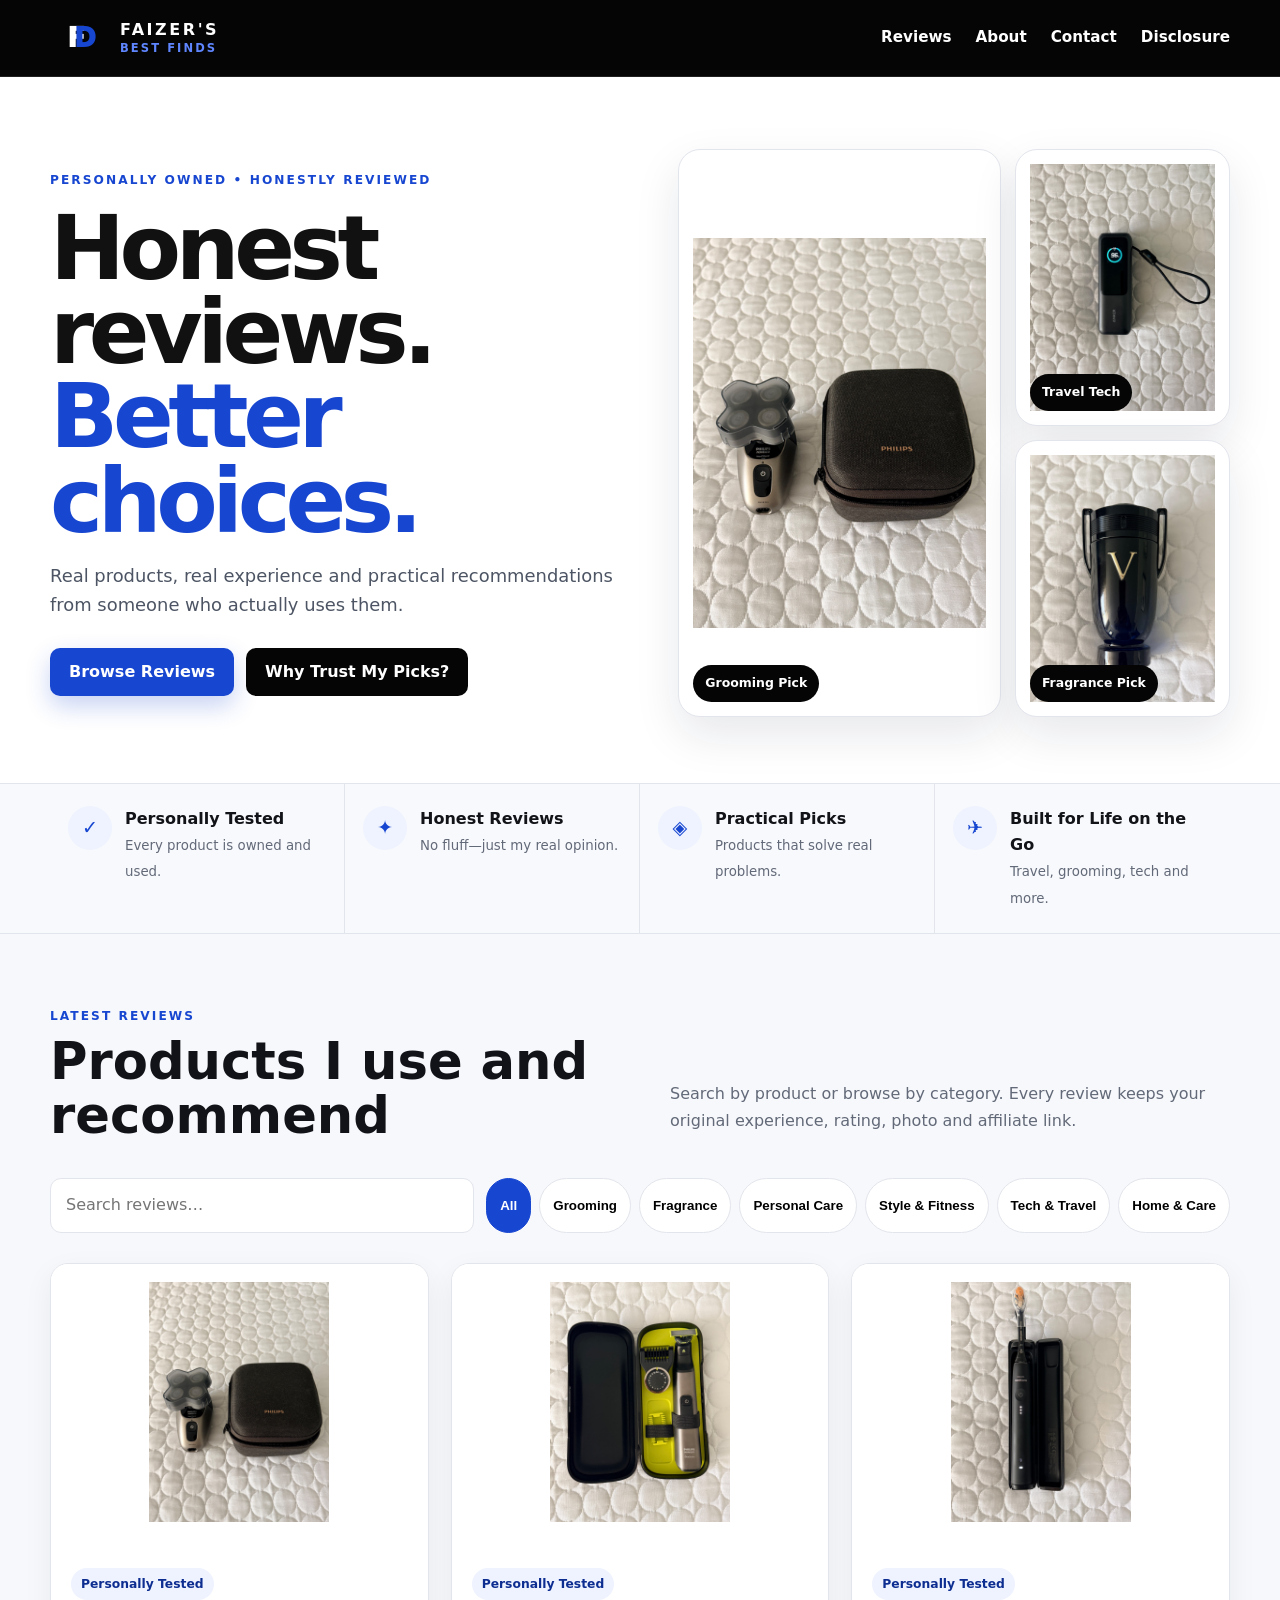
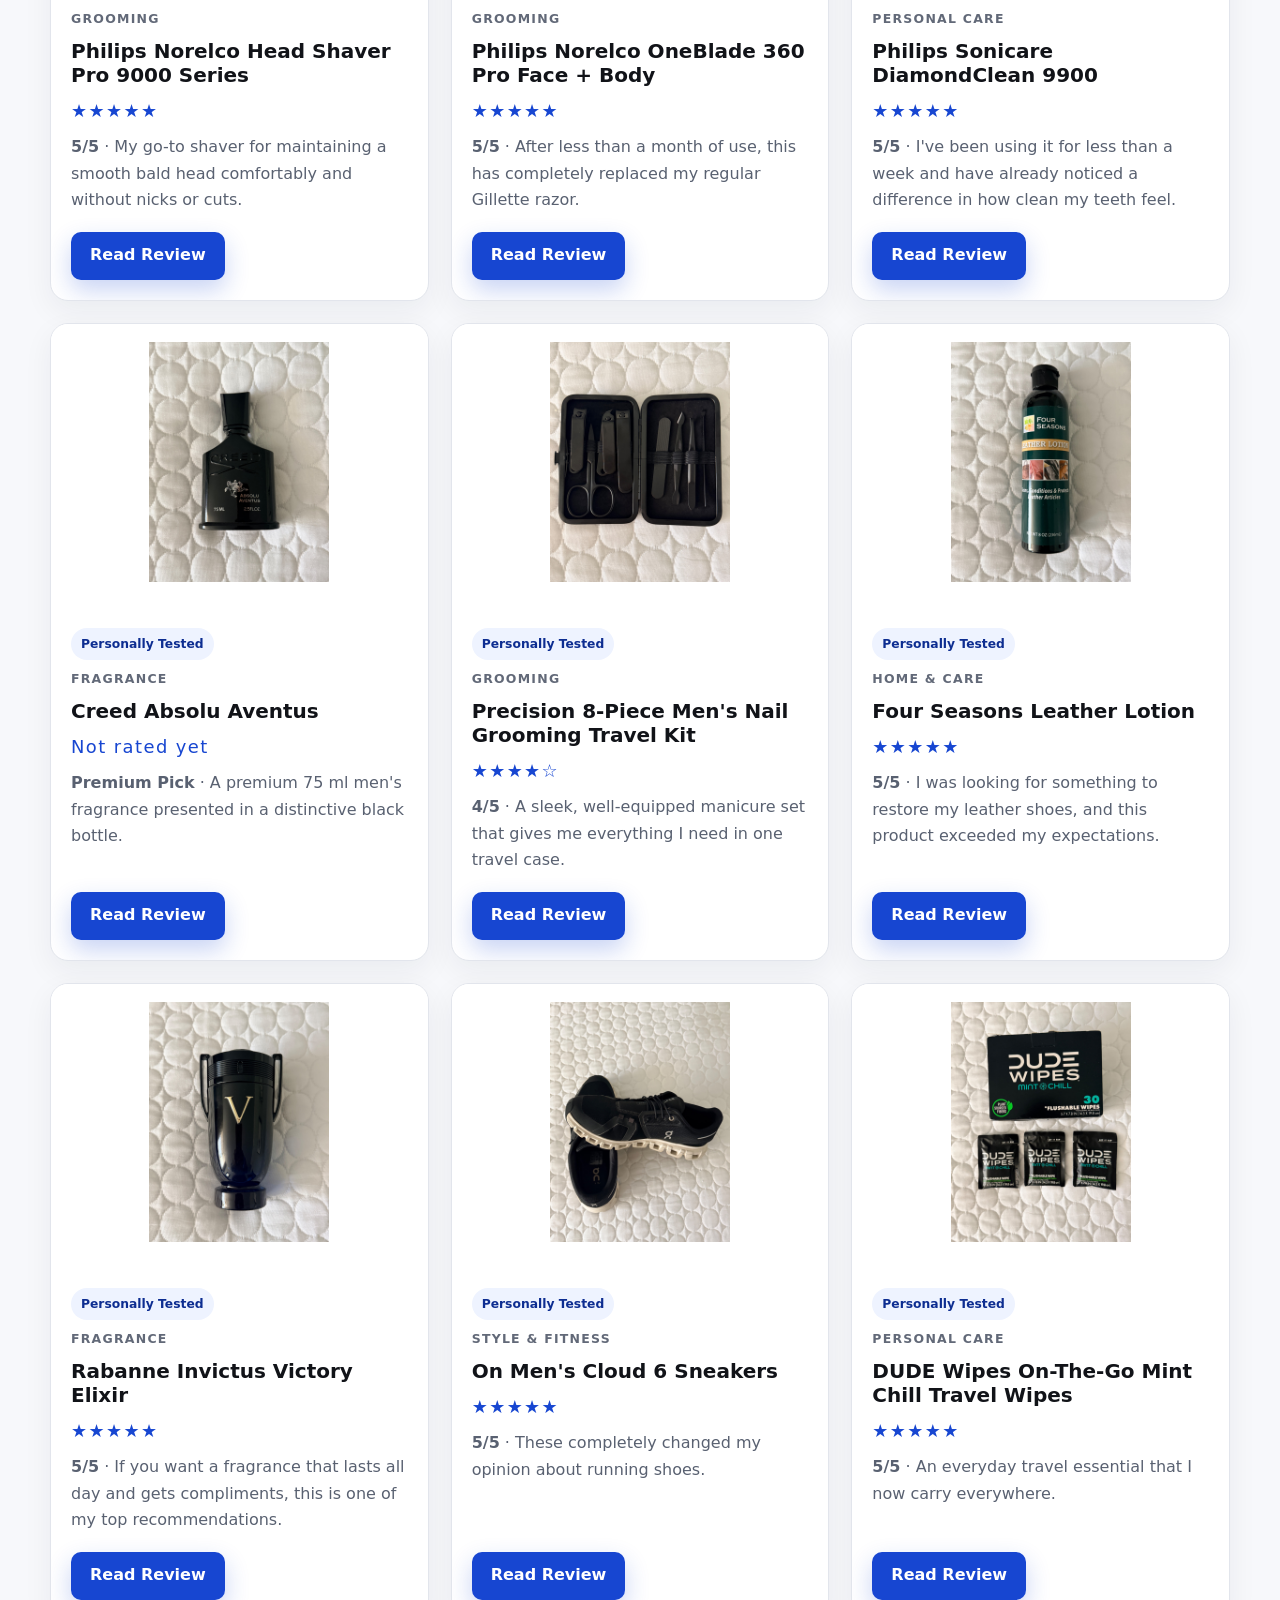
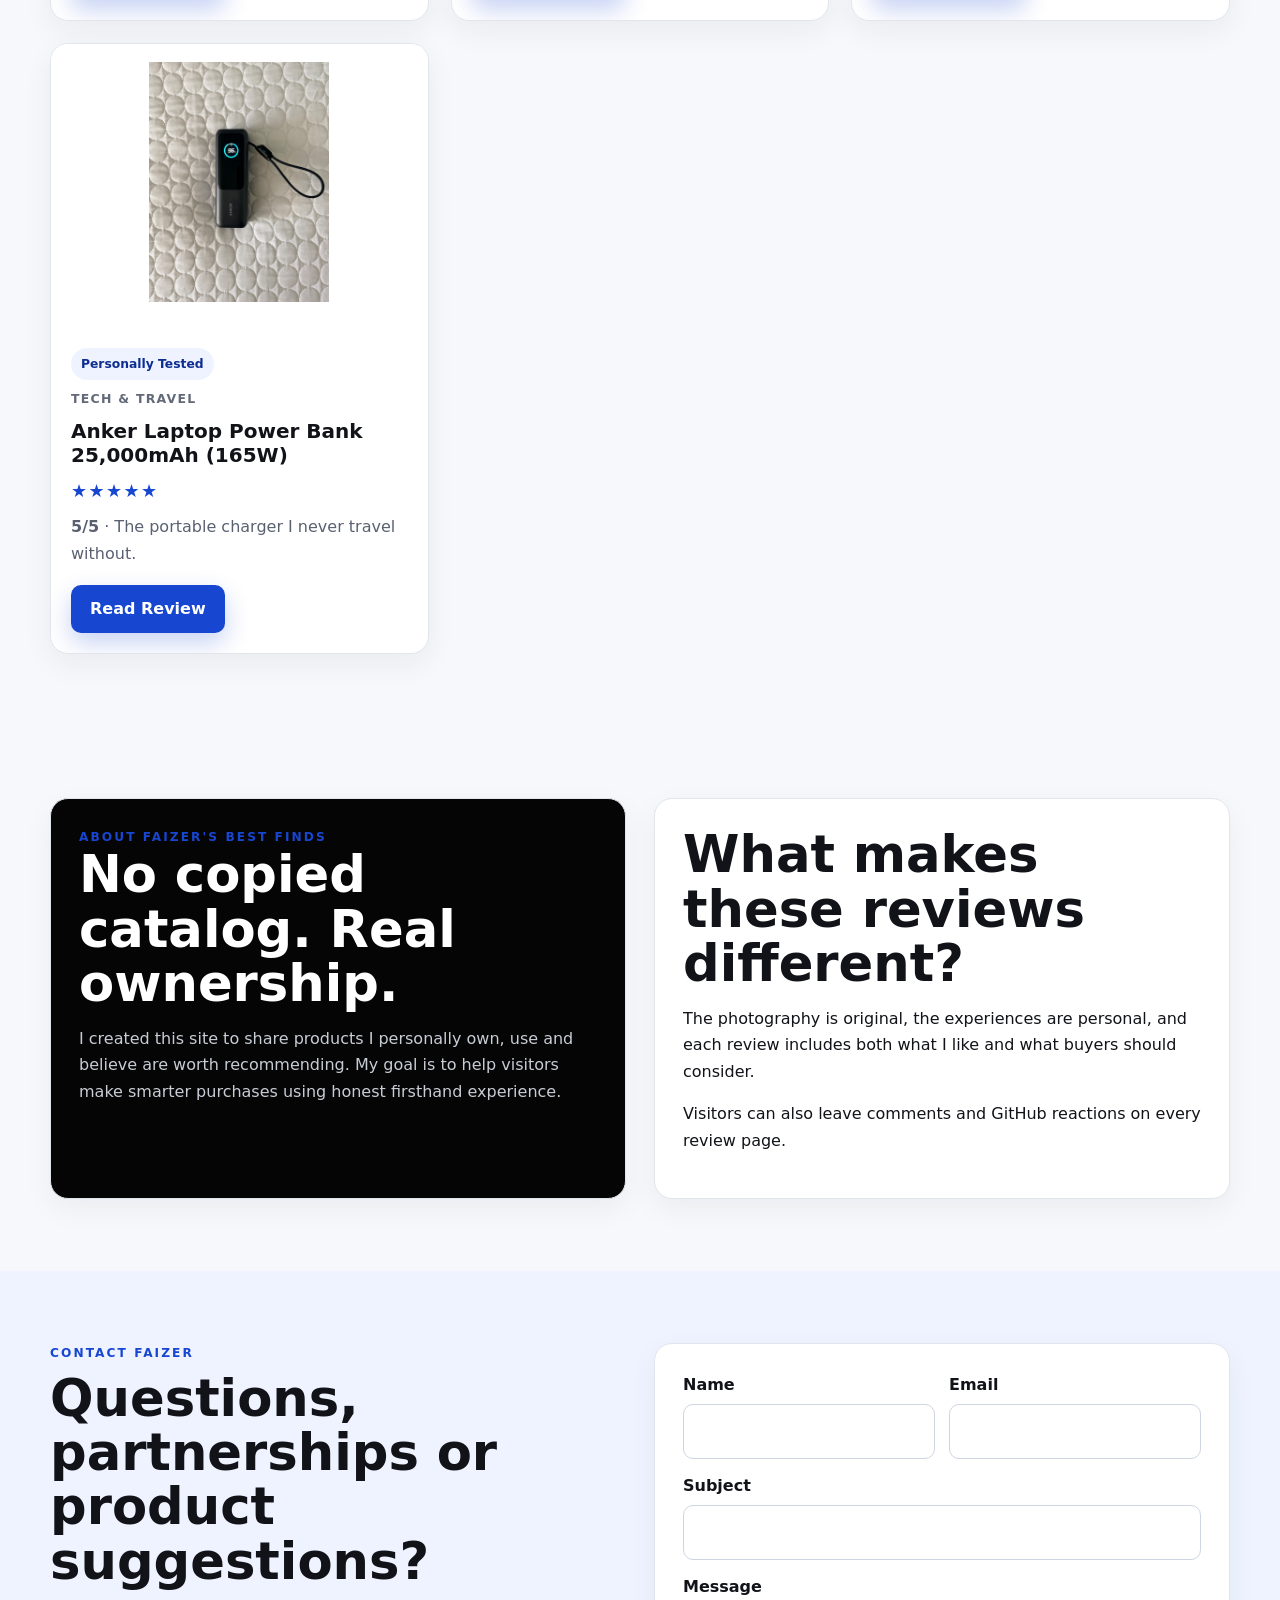
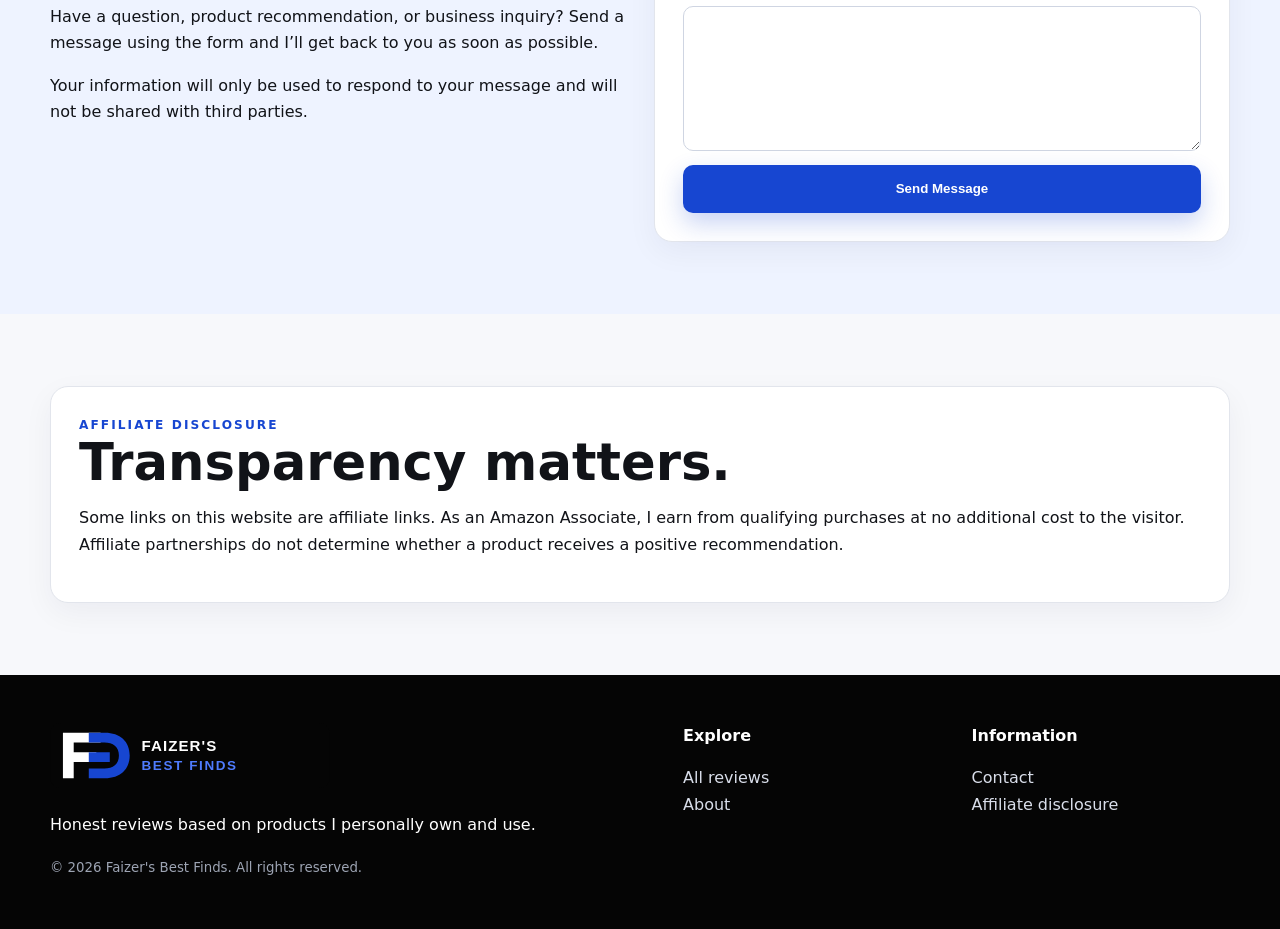
<file: index.html>
<!doctype html><html lang="en"><head><meta charset="utf-8"><meta name="viewport" content="width=device-width,initial-scale=1">
<title>Faizer's Best Finds | Honest Reviews. Real Experience.</title>
<meta name="description" content="Personally owned and honestly reviewed products for grooming, travel, technology, fragrance and everyday life.">
<link rel="stylesheet" href="assets/styles.css"></head><body><header class="site-header"><div class="container nav">
<a class="brand-logo" href="index.html" aria-label="Faizer's Best Finds home">
<span class="fd-icon"><span>F</span><span>D</span></span>
<span class="brand-words"><strong>FAIZER'S</strong><small>BEST FINDS</small></span>
</a>
<button class="mobile-toggle" aria-label="Open navigation">☰</button>
<nav class="nav-links"><a href="#products">Reviews</a><a href="#about">About</a><a href="#contact">Contact</a><a href="#disclosure">Disclosure</a></nav>
</div></header>
<main>
<section class="hero"><div class="container hero-grid">
<div class="hero-copy">
<div class="eyebrow">Personally owned • Honestly reviewed</div>
<h1>Honest reviews.<br><span>Better choices.</span></h1>
<p>Real products, real experience and practical recommendations from someone who actually uses them.</p>
<div class="actions"><a class="btn btn-primary" href="#products">Browse Reviews</a><a class="btn btn-dark" href="#about">Why Trust My Picks?</a></div>
</div>
<div class="featured-stack" aria-label="Featured products">
<a class="feature-tile feature-large" href="products/philips-shaver.html"><img src="assets/images/philips-shaver.jpg" alt="Philips Head Shaver"><span>Grooming Pick</span></a>
<a class="feature-tile" href="products/anker-power-bank.html"><img src="assets/images/anker-power-bank.jpg" alt="Anker Power Bank"><span>Travel Tech</span></a>
<a class="feature-tile" href="products/mens-fragrance.html"><img src="assets/images/mens-fragrance.jpg" alt="Rabanne Invictus Victory Elixir"><span>Fragrance Pick</span></a>
</div>
</div></section>
<section class="trust-strip"><div class="container trust-grid">
<div class="trust-item"><div class="icon">✓</div><div><strong>Personally Tested</strong><small>Every product is owned and used.</small></div></div>
<div class="trust-item"><div class="icon">✦</div><div><strong>Honest Reviews</strong><small>No fluff—just my real opinion.</small></div></div>
<div class="trust-item"><div class="icon">◈</div><div><strong>Practical Picks</strong><small>Products that solve real problems.</small></div></div>
<div class="trust-item"><div class="icon">✈</div><div><strong>Built for Life on the Go</strong><small>Travel, grooming, tech and more.</small></div></div>
</div></section>
<section class="section" id="products"><div class="container"><div class="section-head"><div><div class="eyebrow">Latest reviews</div><h2>Products I use and recommend</h2></div><p>Search by product or browse by category. Every review keeps your original experience, rating, photo and affiliate link.</p></div>
<div class="toolbar"><input class="search" id="search" type="search" placeholder="Search reviews…" aria-label="Search reviews"><div class="filters">
<button class="filter active" data-filter="all">All</button><button class="filter" data-filter="Grooming">Grooming</button><button class="filter" data-filter="Fragrance">Fragrance</button><button class="filter" data-filter="Personal Care">Personal Care</button><button class="filter" data-filter="Style & Fitness">Style & Fitness</button><button class="filter" data-filter="Tech & Travel">Tech & Travel</button><button class="filter" data-filter="Home & Care">Home & Care</button></div></div>
<div class="grid"><article class="card" data-category="Grooming" data-name="philips norelco head shaver pro 9000 series">
<div class="card-media"><img src="assets/images/philips-shaver.jpg" alt="Philips Norelco Head Shaver Pro 9000 Series"></div>
<div class="card-body"><span class="badge">Personally Tested</span><div class="category">Grooming</div><h3>Philips Norelco Head Shaver Pro 9000 Series</h3>
<div class="stars">★★★★★</div><p><strong>5/5</strong> · My go-to shaver for maintaining a smooth bald head comfortably and without nicks or cuts.</p>
<div class="card-actions"><a class="btn btn-primary" href="products/philips-shaver.html">Read Review</a></div></div></article><article class="card" data-category="Grooming" data-name="philips norelco oneblade 360 pro face + body">
<div class="card-media"><img src="assets/images/philips-oneblade.jpg" alt="Philips Norelco OneBlade 360 Pro Face + Body"></div>
<div class="card-body"><span class="badge">Personally Tested</span><div class="category">Grooming</div><h3>Philips Norelco OneBlade 360 Pro Face + Body</h3>
<div class="stars">★★★★★</div><p><strong>5/5</strong> · After less than a month of use, this has completely replaced my regular Gillette razor.</p>
<div class="card-actions"><a class="btn btn-primary" href="products/philips-oneblade.html">Read Review</a></div></div></article><article class="card" data-category="Personal Care" data-name="philips sonicare diamondclean 9900">
<div class="card-media"><img src="assets/images/philips-sonicare.jpg" alt="Philips Sonicare DiamondClean 9900"></div>
<div class="card-body"><span class="badge">Personally Tested</span><div class="category">Personal Care</div><h3>Philips Sonicare DiamondClean 9900</h3>
<div class="stars">★★★★★</div><p><strong>5/5</strong> · I&#x27;ve been using it for less than a week and have already noticed a difference in how clean my teeth feel.</p>
<div class="card-actions"><a class="btn btn-primary" href="products/philips-sonicare.html">Read Review</a></div></div></article><article class="card" data-category="Fragrance" data-name="creed absolu aventus">
<div class="card-media"><img src="assets/images/creed-absolu-aventus.jpg" alt="Creed Absolu Aventus"></div>
<div class="card-body"><span class="badge">Personally Tested</span><div class="category">Fragrance</div><h3>Creed Absolu Aventus</h3>
<div class="stars">Not rated yet</div><p><strong>Premium Pick</strong> · A premium 75 ml men&#x27;s fragrance presented in a distinctive black bottle.</p>
<div class="card-actions"><a class="btn btn-primary" href="products/creed-absolu-aventus.html">Read Review</a></div></div></article><article class="card" data-category="Grooming" data-name="precision 8-piece men&#x27;s nail grooming travel kit">
<div class="card-media"><img src="assets/images/grooming-kit.jpg" alt="Precision 8-Piece Men&#x27;s Nail Grooming Travel Kit"></div>
<div class="card-body"><span class="badge">Personally Tested</span><div class="category">Grooming</div><h3>Precision 8-Piece Men&#x27;s Nail Grooming Travel Kit</h3>
<div class="stars">★★★★☆</div><p><strong>4/5</strong> · A sleek, well-equipped manicure set that gives me everything I need in one travel case.</p>
<div class="card-actions"><a class="btn btn-primary" href="products/grooming-kit.html">Read Review</a></div></div></article><article class="card" data-category="Home &amp; Care" data-name="four seasons leather lotion">
<div class="card-media"><img src="assets/images/four-seasons-leather-lotion.jpg" alt="Four Seasons Leather Lotion"></div>
<div class="card-body"><span class="badge">Personally Tested</span><div class="category">Home &amp; Care</div><h3>Four Seasons Leather Lotion</h3>
<div class="stars">★★★★★</div><p><strong>5/5</strong> · I was looking for something to restore my leather shoes, and this product exceeded my expectations.</p>
<div class="card-actions"><a class="btn btn-primary" href="products/four-seasons-leather-lotion.html">Read Review</a></div></div></article><article class="card" data-category="Fragrance" data-name="rabanne invictus victory elixir">
<div class="card-media"><img src="assets/images/mens-fragrance.jpg" alt="Rabanne Invictus Victory Elixir"></div>
<div class="card-body"><span class="badge">Personally Tested</span><div class="category">Fragrance</div><h3>Rabanne Invictus Victory Elixir</h3>
<div class="stars">★★★★★</div><p><strong>5/5</strong> · If you want a fragrance that lasts all day and gets compliments, this is one of my top recommendations.</p>
<div class="card-actions"><a class="btn btn-primary" href="products/mens-fragrance.html">Read Review</a></div></div></article><article class="card" data-category="Style &amp; Fitness" data-name="on men&#x27;s cloud 6 sneakers">
<div class="card-media"><img src="assets/images/on-running-shoes.jpg" alt="On Men&#x27;s Cloud 6 Sneakers"></div>
<div class="card-body"><span class="badge">Personally Tested</span><div class="category">Style &amp; Fitness</div><h3>On Men&#x27;s Cloud 6 Sneakers</h3>
<div class="stars">★★★★★</div><p><strong>5/5</strong> · These completely changed my opinion about running shoes.</p>
<div class="card-actions"><a class="btn btn-primary" href="products/on-running-shoes.html">Read Review</a></div></div></article><article class="card" data-category="Personal Care" data-name="dude wipes on-the-go mint chill travel wipes">
<div class="card-media"><img src="assets/images/dude-wipes.jpg" alt="DUDE Wipes On-The-Go Mint Chill Travel Wipes"></div>
<div class="card-body"><span class="badge">Personally Tested</span><div class="category">Personal Care</div><h3>DUDE Wipes On-The-Go Mint Chill Travel Wipes</h3>
<div class="stars">★★★★★</div><p><strong>5/5</strong> · An everyday travel essential that I now carry everywhere.</p>
<div class="card-actions"><a class="btn btn-primary" href="products/dude-wipes.html">Read Review</a></div></div></article><article class="card" data-category="Tech &amp; Travel" data-name="anker laptop power bank 25,000mah (165w)">
<div class="card-media"><img src="assets/images/anker-power-bank.jpg" alt="Anker Laptop Power Bank 25,000mAh (165W)"></div>
<div class="card-body"><span class="badge">Personally Tested</span><div class="category">Tech &amp; Travel</div><h3>Anker Laptop Power Bank 25,000mAh (165W)</h3>
<div class="stars">★★★★★</div><p><strong>5/5</strong> · The portable charger I never travel without.</p>
<div class="card-actions"><a class="btn btn-primary" href="products/anker-power-bank.html">Read Review</a></div></div></article></div></div></section>
<section class="section" id="about"><div class="container about-grid"><div class="panel about-dark"><div class="eyebrow">About Faizer's Best Finds</div><h2>No copied catalog. Real ownership.</h2><p>I created this site to share products I personally own, use and believe are worth recommending. My goal is to help visitors make smarter purchases using honest firsthand experience.</p></div>
<div class="panel"><h2>What makes these reviews different?</h2><p>The photography is original, the experiences are personal, and each review includes both what I like and what buyers should consider.</p><p>Visitors can also leave comments and GitHub reactions on every review page.</p></div></div></section>
<section class="section contact" id="contact"><div class="container contact-grid"><div><div class="eyebrow">Contact Faizer</div><h2>Questions, partnerships or product suggestions?</h2><p>Have a question, product recommendation, or business inquiry? Send a message using the form and I’ll get back to you as soon as possible.</p><p>Your information will only be used to respond to your message and will not be shared with third parties.</p></div>
<form class="panel" action="https://formsubmit.co/faizerdias@gmail.com" method="POST">
<input type="hidden" name="_subject" value="New message from Faizer's Best Finds">
<input type="hidden" name="_template" value="table"><input type="hidden" name="_captcha" value="false">
<div class="form-grid"><div class="field"><label for="name">Name</label><input id="name" name="name" required></div>
<div class="field"><label for="email">Email</label><input id="email" type="email" name="email" required></div>
<div class="field full"><label for="subject">Subject</label><input id="subject" name="subject" required></div>
<div class="field full"><label for="message">Message</label><textarea id="message" name="message" required></textarea></div>
<div class="field full"><button class="btn btn-primary" type="submit">Send Message</button></div></div></form></div></section>
<section class="section" id="disclosure"><div class="container"><div class="panel"><div class="eyebrow">Affiliate disclosure</div><h2>Transparency matters.</h2><p>Some links on this website are affiliate links. As an Amazon Associate, I earn from qualifying purchases at no additional cost to the visitor. Affiliate partnerships do not determine whether a product receives a positive recommendation.</p></div></div></section>
</main><footer class="footer"><div class="container footer-grid">
<div><img src="assets/logo.svg" alt="Faizer's Best Finds" style="width:280px;max-width:100%"><p>Honest reviews based on products I personally own and use.</p><small>© 2026 Faizer's Best Finds. All rights reserved.</small></div>
<div><strong>Explore</strong><p><a href="index.html#products">All reviews</a><br><a href="index.html#about">About</a></p></div>
<div><strong>Information</strong><p><a href="index.html#contact">Contact</a><br><a href="index.html#disclosure">Affiliate disclosure</a></p></div>
</div></footer><script src="assets/script.js"></script></body></html>
</file>
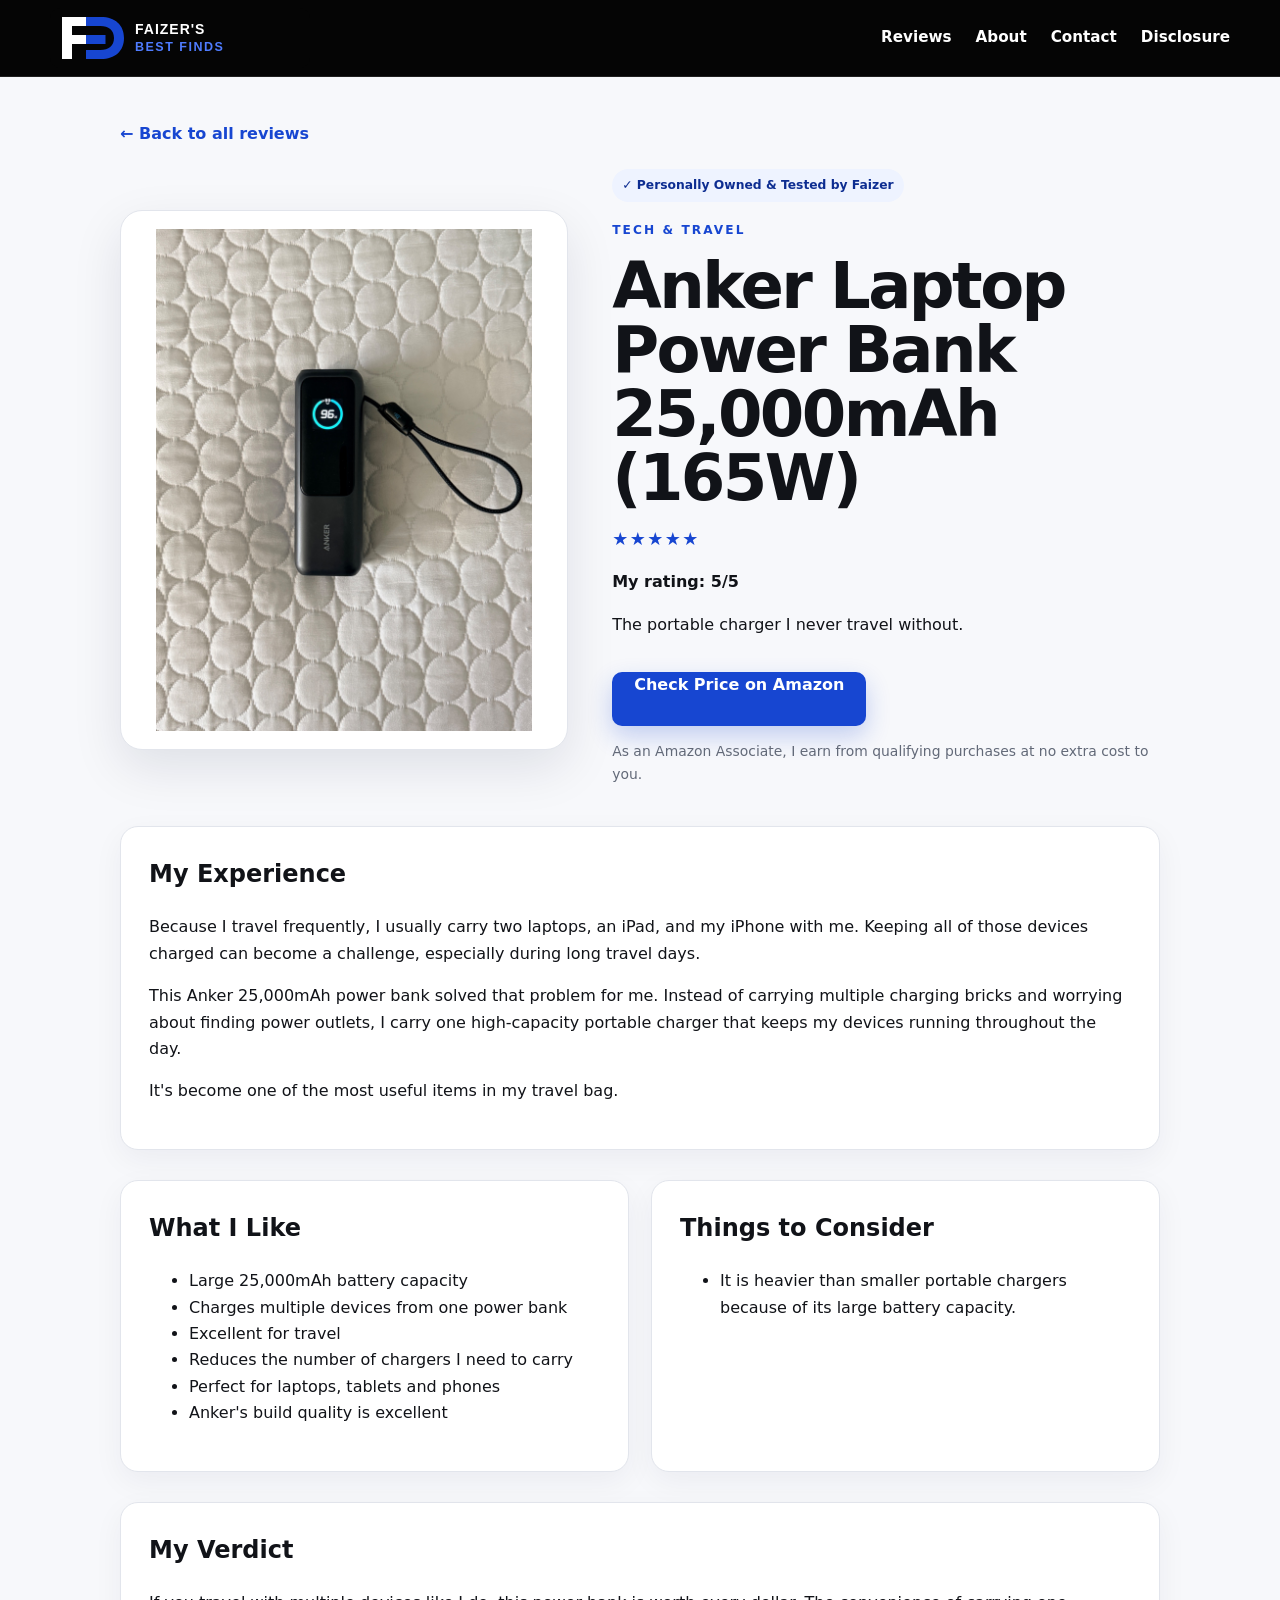
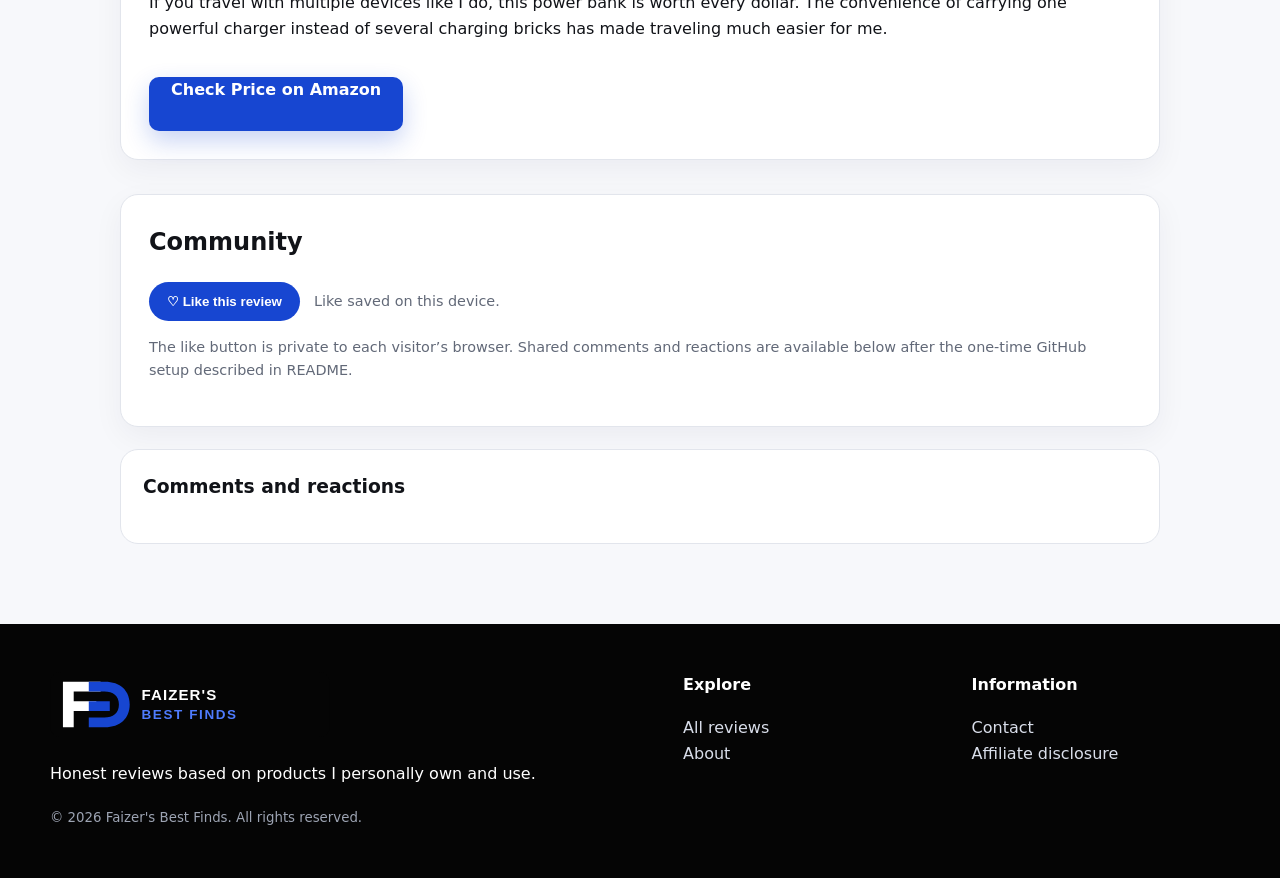
<file: products/anker-power-bank.html>
<!doctype html><html lang="en"><head><meta charset="utf-8"><meta name="viewport" content="width=device-width,initial-scale=1">
<title>Anker Laptop Power Bank 25,000mAh (165W) Review | Faizer's Best Finds</title><meta name="description" content="The portable charger I never travel without.">
<link rel="stylesheet" href="../assets/styles.css"></head><body><header class="site-header"><div class="container nav">
<a class="logo" href="../index.html"><img src="../assets/logo.svg" alt="Faizer's Best Finds"></a>
<button class="mobile-toggle" aria-label="Open navigation">☰</button>
<nav class="nav-links"><a href="../index.html#products">Reviews</a><a href="../index.html#about">About</a><a href="../index.html#contact">Contact</a><a href="../index.html#disclosure">Disclosure</a></nav>
</div></header>
<main class="review-wrap"><a class="back" href="../index.html#products">← Back to all reviews</a>
<section class="review-hero"><div><img src="../assets/images/anker-power-bank.jpg" alt="Anker Laptop Power Bank 25,000mAh (165W)"></div>
<div><span class="badge-owned">✓ Personally Owned &amp; Tested by Faizer</span><div class="eyebrow" style="margin-top:18px">Tech &amp; Travel</div>
<h1>Anker Laptop Power Bank 25,000mAh (165W)</h1><div class="stars">★★★★★</div><p><strong>My rating: 5/5</strong></p><p>The portable charger I never travel without.</p>
<a class="amazon-btn" href="https://www.amazon.com/dp/B0DCBB2YTR?linkCode=ll2&amp;tag=faizerdias-20&amp;linkId=0d55de6ad83a3c90d53d08e54bf00cc0&amp;language=en_US&amp;ref_=as_li_ss_tl" target="_blank" rel="sponsored nofollow noopener">Check Price on Amazon</a><p class="disclosure">As an Amazon Associate, I earn from qualifying purchases at no extra cost to you.</p></div></section>
<section class="experience"><h2>My Experience</h2><p>Because I travel frequently, I usually carry two laptops, an iPad, and my iPhone with me. Keeping all of those devices charged can become a challenge, especially during long travel days.</p><p>This Anker 25,000mAh power bank solved that problem for me. Instead of carrying multiple charging bricks and worrying about finding power outlets, I carry one high-capacity portable charger that keeps my devices running throughout the day.</p><p>It&#x27;s become one of the most useful items in my travel bag.</p></section>
<section class="review-grid"><div class="panel"><h2>What I Like</h2><ul><li>Large 25,000mAh battery capacity</li><li>Charges multiple devices from one power bank</li><li>Excellent for travel</li><li>Reduces the number of chargers I need to carry</li><li>Perfect for laptops, tablets and phones</li><li>Anker&#x27;s build quality is excellent</li></ul></div><div class="panel"><h2>Things to Consider</h2><ul><li>It is heavier than smaller portable chargers because of its large battery capacity.</li></ul></div></section>
<section class="experience"><h2>My Verdict</h2><p>If you travel with multiple devices like I do, this power bank is worth every dollar. The convenience of carrying one powerful charger instead of several charging bricks has made traveling much easier for me.</p><a class="amazon-btn" href="https://www.amazon.com/dp/B0DCBB2YTR?linkCode=ll2&amp;tag=faizerdias-20&amp;linkId=0d55de6ad83a3c90d53d08e54bf00cc0&amp;language=en_US&amp;ref_=as_li_ss_tl" target="_blank" rel="sponsored nofollow noopener">Check Price on Amazon</a></section>
<section class="community"><div class="panel"><h2>Community</h2><div class="like-row"><button class="like-btn" data-like-key="anker-power-bank">♡ Like this review</button><span class="like-note" data-like-count="anker-power-bank">Like saved on this device.</span></div>
<p class="like-note">The like button is private to each visitor’s browser. Shared comments and reactions are available below after the one-time GitHub setup described in README.</p></div>
<div class="comments-shell"><h3>Comments and reactions</h3>
<script src="https://utteranc.es/client.js" repo="faizerdias/faizers-best-finds" issue-term="pathname" label="website-comment" theme="github-light" crossorigin="anonymous" async></script>
<noscript>Please enable JavaScript to view the comments.</noscript>
</div></section></main><footer class="footer"><div class="container footer-grid">
<div><img src="../assets/logo.svg" alt="Faizer's Best Finds" style="width:280px;max-width:100%"><p>Honest reviews based on products I personally own and use.</p><small>© 2026 Faizer's Best Finds. All rights reserved.</small></div>
<div><strong>Explore</strong><p><a href="../index.html#products">All reviews</a><br><a href="../index.html#about">About</a></p></div>
<div><strong>Information</strong><p><a href="../index.html#contact">Contact</a><br><a href="../index.html#disclosure">Affiliate disclosure</a></p></div>
</div></footer><script src="../assets/script.js"></script></body></html>
</file>
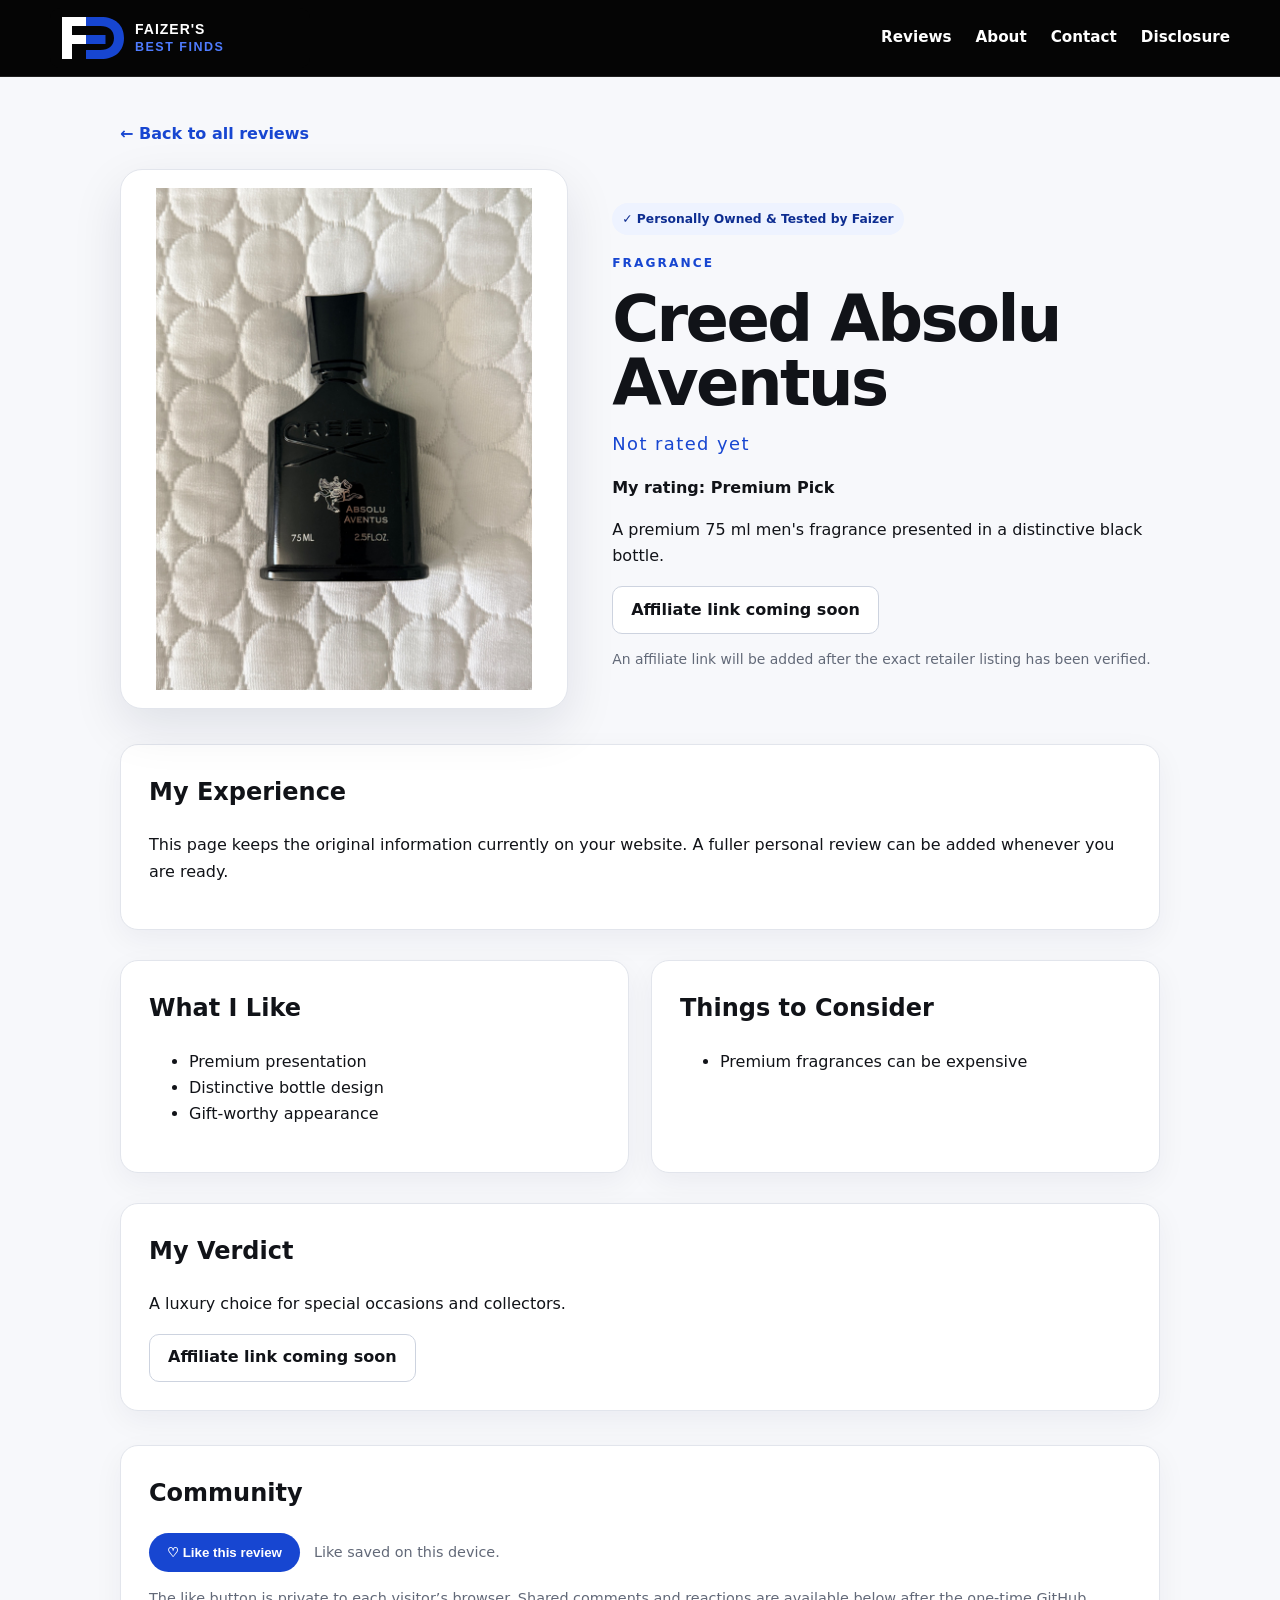
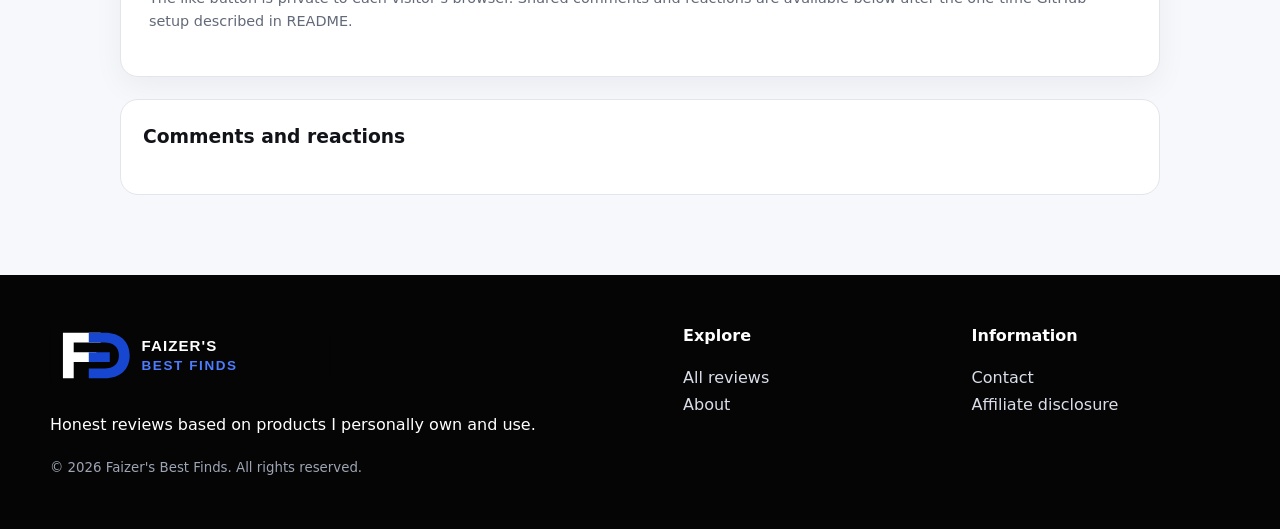
<file: products/creed-absolu-aventus.html>
<!doctype html><html lang="en"><head><meta charset="utf-8"><meta name="viewport" content="width=device-width,initial-scale=1">
<title>Creed Absolu Aventus Review | Faizer's Best Finds</title><meta name="description" content="A premium 75 ml men&#x27;s fragrance presented in a distinctive black bottle.">
<link rel="stylesheet" href="../assets/styles.css"></head><body><header class="site-header"><div class="container nav">
<a class="logo" href="../index.html"><img src="../assets/logo.svg" alt="Faizer's Best Finds"></a>
<button class="mobile-toggle" aria-label="Open navigation">☰</button>
<nav class="nav-links"><a href="../index.html#products">Reviews</a><a href="../index.html#about">About</a><a href="../index.html#contact">Contact</a><a href="../index.html#disclosure">Disclosure</a></nav>
</div></header>
<main class="review-wrap"><a class="back" href="../index.html#products">← Back to all reviews</a>
<section class="review-hero"><div><img src="../assets/images/creed-absolu-aventus.jpg" alt="Creed Absolu Aventus"></div>
<div><span class="badge-owned">✓ Personally Owned &amp; Tested by Faizer</span><div class="eyebrow" style="margin-top:18px">Fragrance</div>
<h1>Creed Absolu Aventus</h1><div class="stars">Not rated yet</div><p><strong>My rating: Premium Pick</strong></p><p>A premium 75 ml men&#x27;s fragrance presented in a distinctive black bottle.</p>
<span class="btn btn-outline">Affiliate link coming soon</span><p class="disclosure">An affiliate link will be added after the exact retailer listing has been verified.</p></div></section>
<section class="experience"><h2>My Experience</h2><p>This page keeps the original information currently on your website. A fuller personal review can be added whenever you are ready.</p></section>
<section class="review-grid"><div class="panel"><h2>What I Like</h2><ul><li>Premium presentation</li><li>Distinctive bottle design</li><li>Gift-worthy appearance</li></ul></div><div class="panel"><h2>Things to Consider</h2><ul><li>Premium fragrances can be expensive</li></ul></div></section>
<section class="experience"><h2>My Verdict</h2><p>A luxury choice for special occasions and collectors.</p><span class="btn btn-outline">Affiliate link coming soon</span></section>
<section class="community"><div class="panel"><h2>Community</h2><div class="like-row"><button class="like-btn" data-like-key="creed-absolu-aventus">♡ Like this review</button><span class="like-note" data-like-count="creed-absolu-aventus">Like saved on this device.</span></div>
<p class="like-note">The like button is private to each visitor’s browser. Shared comments and reactions are available below after the one-time GitHub setup described in README.</p></div>
<div class="comments-shell"><h3>Comments and reactions</h3>
<script src="https://utteranc.es/client.js" repo="faizerdias/faizers-best-finds" issue-term="pathname" label="website-comment" theme="github-light" crossorigin="anonymous" async></script>
<noscript>Please enable JavaScript to view the comments.</noscript>
</div></section></main><footer class="footer"><div class="container footer-grid">
<div><img src="../assets/logo.svg" alt="Faizer's Best Finds" style="width:280px;max-width:100%"><p>Honest reviews based on products I personally own and use.</p><small>© 2026 Faizer's Best Finds. All rights reserved.</small></div>
<div><strong>Explore</strong><p><a href="../index.html#products">All reviews</a><br><a href="../index.html#about">About</a></p></div>
<div><strong>Information</strong><p><a href="../index.html#contact">Contact</a><br><a href="../index.html#disclosure">Affiliate disclosure</a></p></div>
</div></footer><script src="../assets/script.js"></script></body></html>
</file>
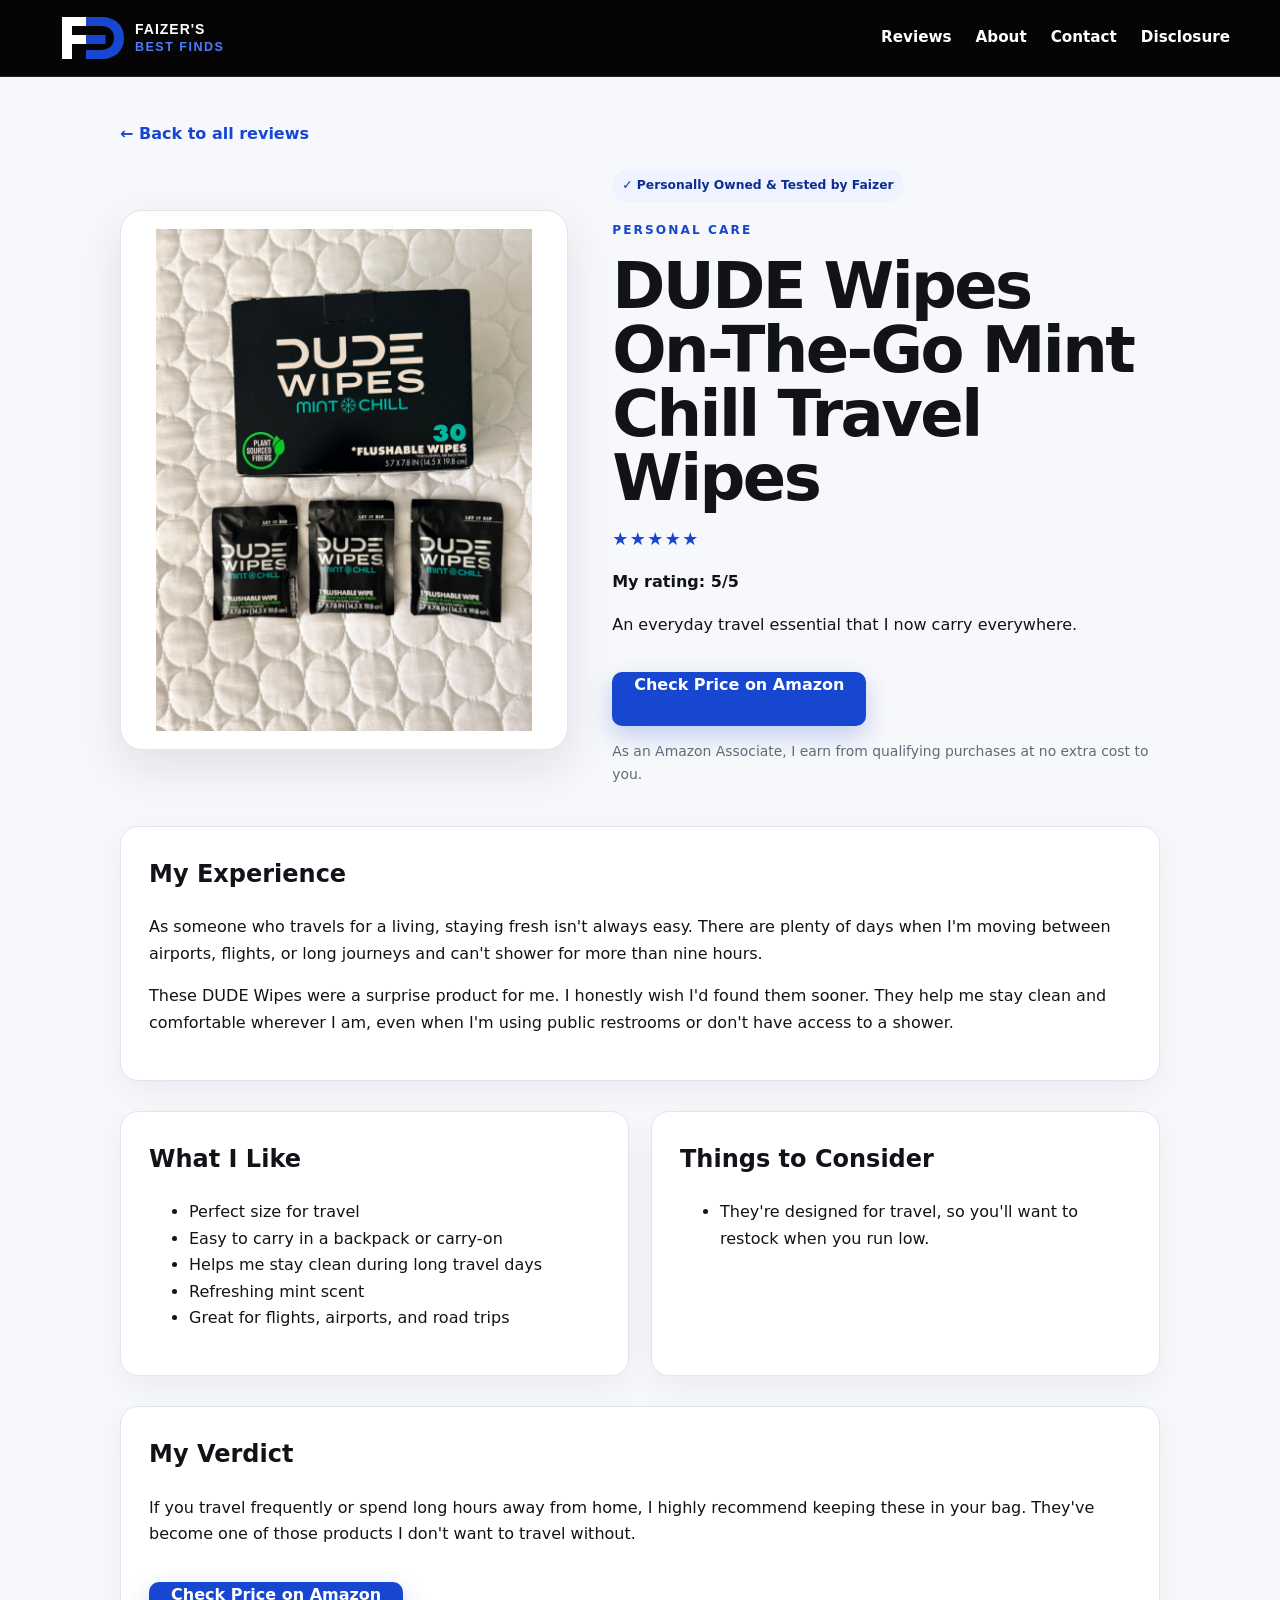
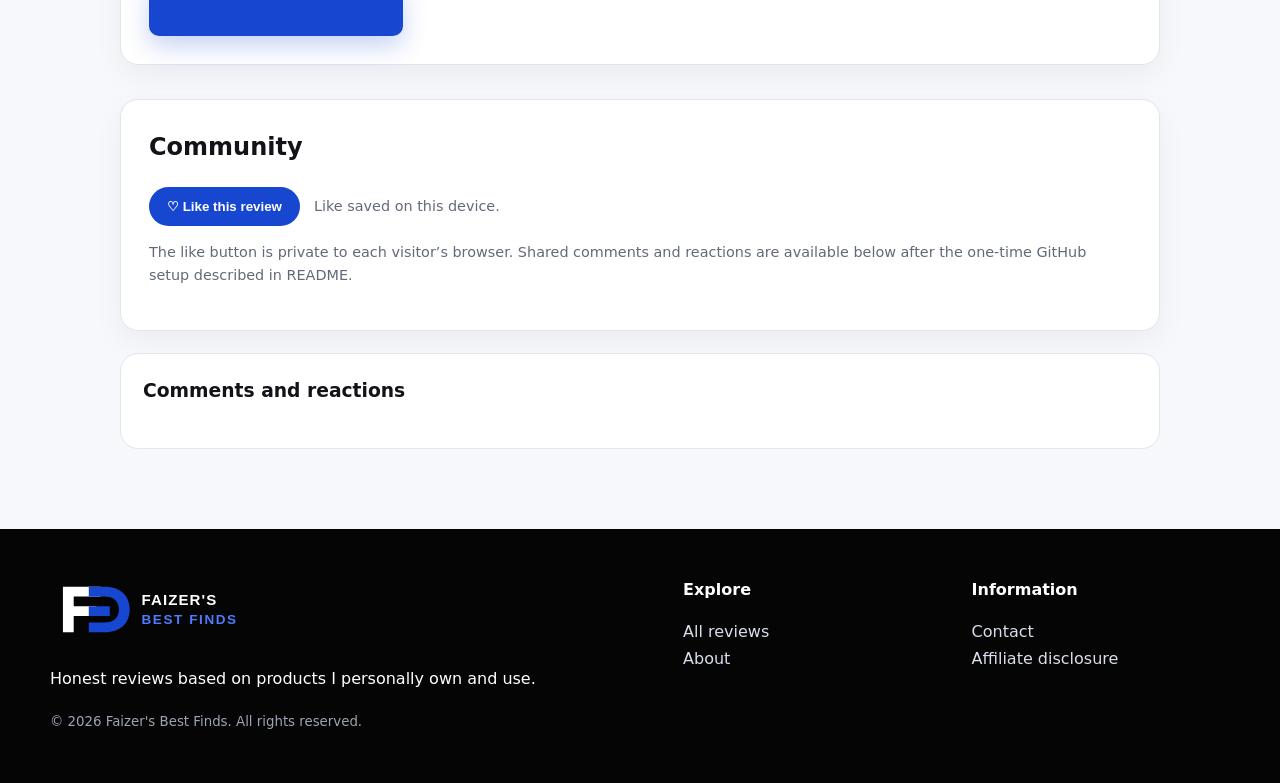
<file: products/dude-wipes.html>
<!doctype html><html lang="en"><head><meta charset="utf-8"><meta name="viewport" content="width=device-width,initial-scale=1">
<title>DUDE Wipes On-The-Go Mint Chill Travel Wipes Review | Faizer's Best Finds</title><meta name="description" content="An everyday travel essential that I now carry everywhere.">
<link rel="stylesheet" href="../assets/styles.css"></head><body><header class="site-header"><div class="container nav">
<a class="logo" href="../index.html"><img src="../assets/logo.svg" alt="Faizer's Best Finds"></a>
<button class="mobile-toggle" aria-label="Open navigation">☰</button>
<nav class="nav-links"><a href="../index.html#products">Reviews</a><a href="../index.html#about">About</a><a href="../index.html#contact">Contact</a><a href="../index.html#disclosure">Disclosure</a></nav>
</div></header>
<main class="review-wrap"><a class="back" href="../index.html#products">← Back to all reviews</a>
<section class="review-hero"><div><img src="../assets/images/dude-wipes.jpg" alt="DUDE Wipes On-The-Go Mint Chill Travel Wipes"></div>
<div><span class="badge-owned">✓ Personally Owned &amp; Tested by Faizer</span><div class="eyebrow" style="margin-top:18px">Personal Care</div>
<h1>DUDE Wipes On-The-Go Mint Chill Travel Wipes</h1><div class="stars">★★★★★</div><p><strong>My rating: 5/5</strong></p><p>An everyday travel essential that I now carry everywhere.</p>
<a class="amazon-btn" href="https://www.amazon.com/dp/B08TTMW1XT?th=1&amp;linkCode=ll2&amp;tag=faizerdias-20&amp;linkId=f9a99b25abf9b3c415ecaf24c1f451b0&amp;language=en_US&amp;ref_=as_li_ss_tl" target="_blank" rel="sponsored nofollow noopener">Check Price on Amazon</a><p class="disclosure">As an Amazon Associate, I earn from qualifying purchases at no extra cost to you.</p></div></section>
<section class="experience"><h2>My Experience</h2><p>As someone who travels for a living, staying fresh isn&#x27;t always easy. There are plenty of days when I&#x27;m moving between airports, flights, or long journeys and can&#x27;t shower for more than nine hours.</p><p>These DUDE Wipes were a surprise product for me. I honestly wish I&#x27;d found them sooner. They help me stay clean and comfortable wherever I am, even when I&#x27;m using public restrooms or don&#x27;t have access to a shower.</p></section>
<section class="review-grid"><div class="panel"><h2>What I Like</h2><ul><li>Perfect size for travel</li><li>Easy to carry in a backpack or carry-on</li><li>Helps me stay clean during long travel days</li><li>Refreshing mint scent</li><li>Great for flights, airports, and road trips</li></ul></div><div class="panel"><h2>Things to Consider</h2><ul><li>They&#x27;re designed for travel, so you&#x27;ll want to restock when you run low.</li></ul></div></section>
<section class="experience"><h2>My Verdict</h2><p>If you travel frequently or spend long hours away from home, I highly recommend keeping these in your bag. They&#x27;ve become one of those products I don&#x27;t want to travel without.</p><a class="amazon-btn" href="https://www.amazon.com/dp/B08TTMW1XT?th=1&amp;linkCode=ll2&amp;tag=faizerdias-20&amp;linkId=f9a99b25abf9b3c415ecaf24c1f451b0&amp;language=en_US&amp;ref_=as_li_ss_tl" target="_blank" rel="sponsored nofollow noopener">Check Price on Amazon</a></section>
<section class="community"><div class="panel"><h2>Community</h2><div class="like-row"><button class="like-btn" data-like-key="dude-wipes">♡ Like this review</button><span class="like-note" data-like-count="dude-wipes">Like saved on this device.</span></div>
<p class="like-note">The like button is private to each visitor’s browser. Shared comments and reactions are available below after the one-time GitHub setup described in README.</p></div>
<div class="comments-shell"><h3>Comments and reactions</h3>
<script src="https://utteranc.es/client.js" repo="faizerdias/faizers-best-finds" issue-term="pathname" label="website-comment" theme="github-light" crossorigin="anonymous" async></script>
<noscript>Please enable JavaScript to view the comments.</noscript>
</div></section></main><footer class="footer"><div class="container footer-grid">
<div><img src="../assets/logo.svg" alt="Faizer's Best Finds" style="width:280px;max-width:100%"><p>Honest reviews based on products I personally own and use.</p><small>© 2026 Faizer's Best Finds. All rights reserved.</small></div>
<div><strong>Explore</strong><p><a href="../index.html#products">All reviews</a><br><a href="../index.html#about">About</a></p></div>
<div><strong>Information</strong><p><a href="../index.html#contact">Contact</a><br><a href="../index.html#disclosure">Affiliate disclosure</a></p></div>
</div></footer><script src="../assets/script.js"></script></body></html>
</file>
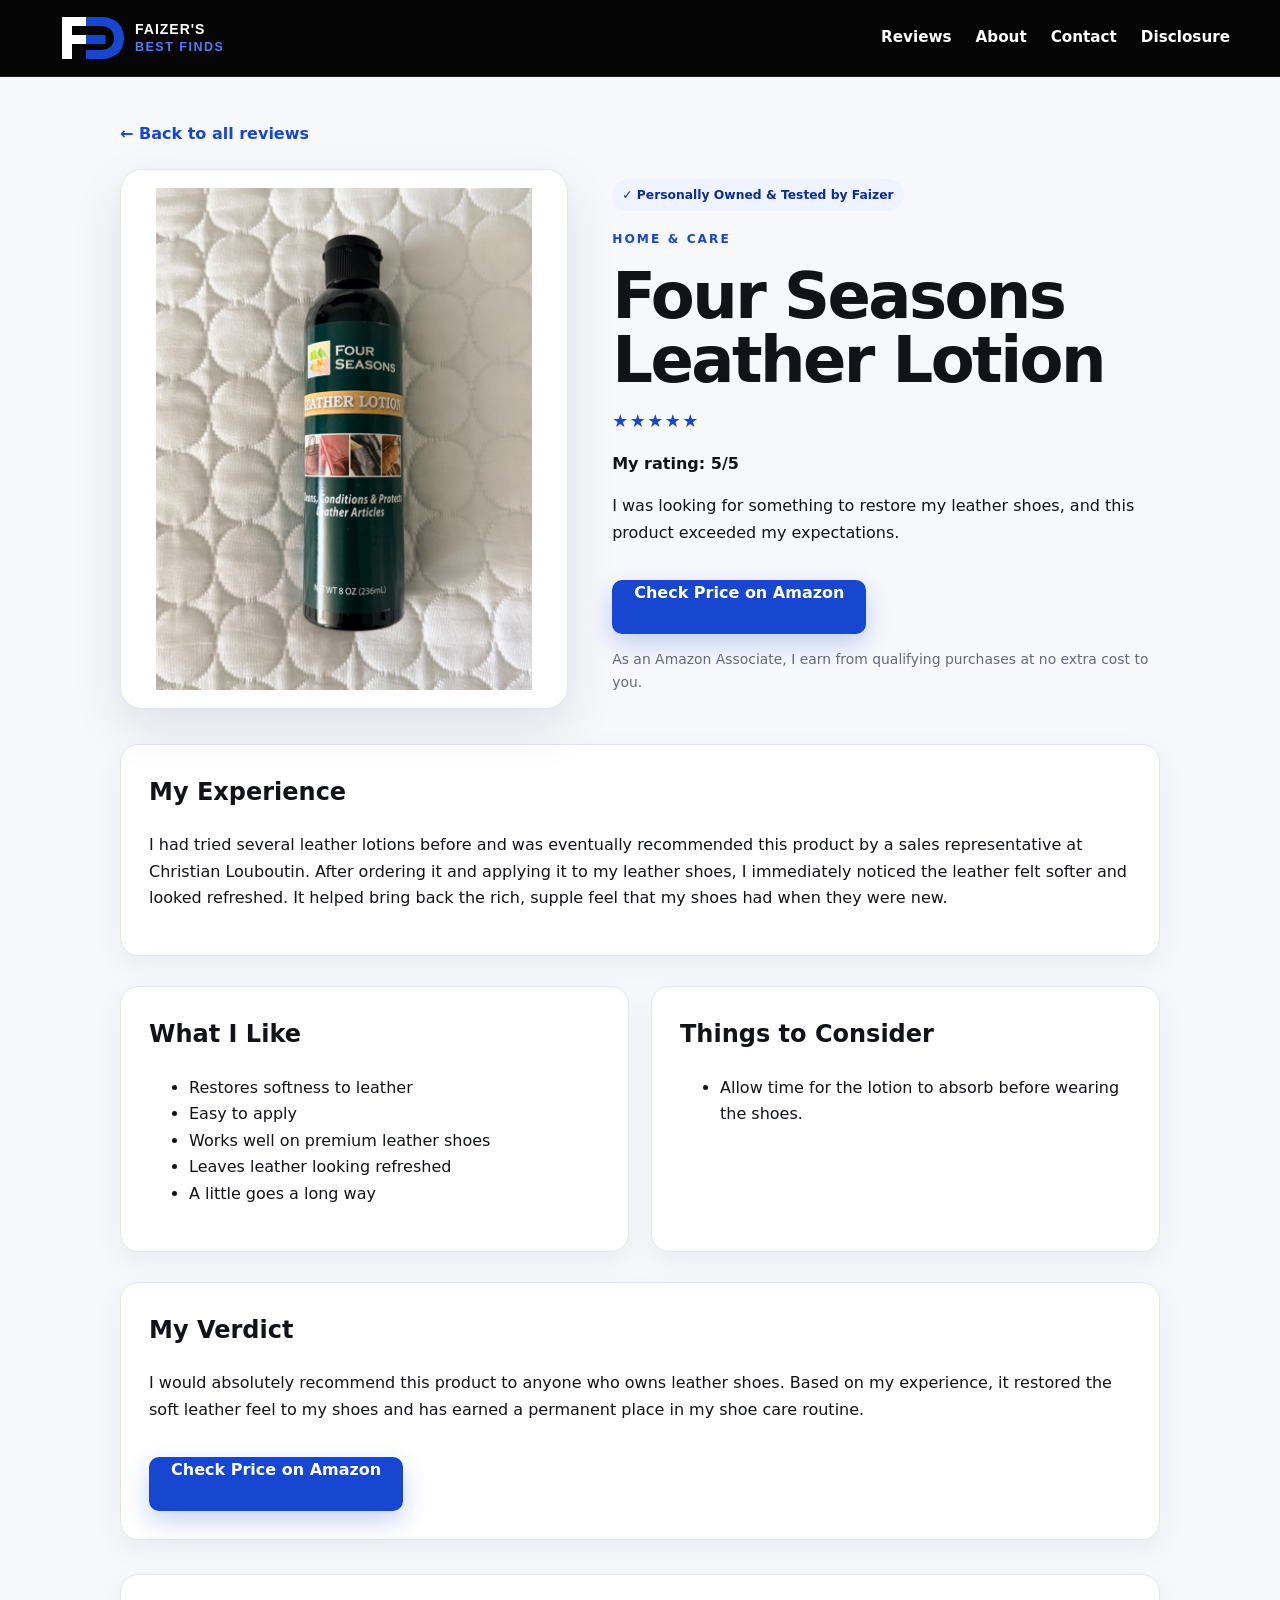
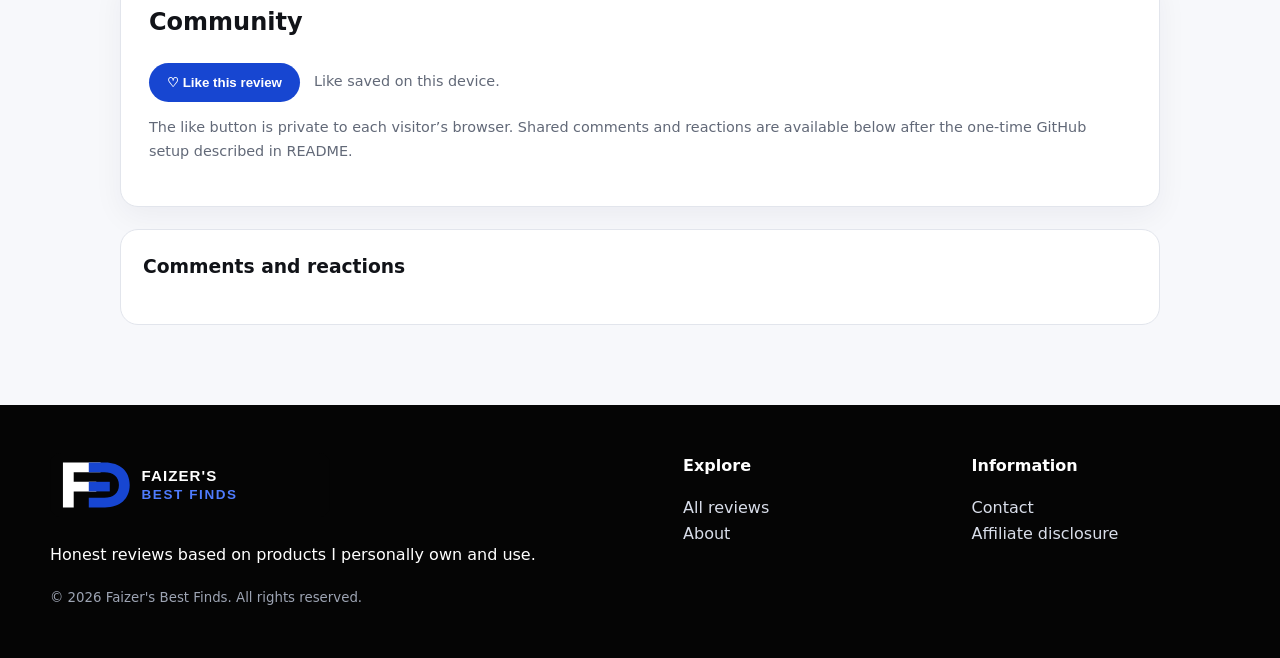
<file: products/four-seasons-leather-lotion.html>
<!doctype html><html lang="en"><head><meta charset="utf-8"><meta name="viewport" content="width=device-width,initial-scale=1">
<title>Four Seasons Leather Lotion Review | Faizer's Best Finds</title><meta name="description" content="I was looking for something to restore my leather shoes, and this product exceeded my expectations.">
<link rel="stylesheet" href="../assets/styles.css"></head><body><header class="site-header"><div class="container nav">
<a class="logo" href="../index.html"><img src="../assets/logo.svg" alt="Faizer's Best Finds"></a>
<button class="mobile-toggle" aria-label="Open navigation">☰</button>
<nav class="nav-links"><a href="../index.html#products">Reviews</a><a href="../index.html#about">About</a><a href="../index.html#contact">Contact</a><a href="../index.html#disclosure">Disclosure</a></nav>
</div></header>
<main class="review-wrap"><a class="back" href="../index.html#products">← Back to all reviews</a>
<section class="review-hero"><div><img src="../assets/images/four-seasons-leather-lotion.jpg" alt="Four Seasons Leather Lotion"></div>
<div><span class="badge-owned">✓ Personally Owned &amp; Tested by Faizer</span><div class="eyebrow" style="margin-top:18px">Home &amp; Care</div>
<h1>Four Seasons Leather Lotion</h1><div class="stars">★★★★★</div><p><strong>My rating: 5/5</strong></p><p>I was looking for something to restore my leather shoes, and this product exceeded my expectations.</p>
<a class="amazon-btn" href="https://www.amazon.com/dp/B010ND5OWC?&amp;linkCode=ll2&amp;tag=faizerdias-20&amp;linkId=156bb45462bb2c912304ded0d2c587e7&amp;language=en_US&amp;ref_=as_li_ss_tl" target="_blank" rel="sponsored nofollow noopener">Check Price on Amazon</a><p class="disclosure">As an Amazon Associate, I earn from qualifying purchases at no extra cost to you.</p></div></section>
<section class="experience"><h2>My Experience</h2><p>I had tried several leather lotions before and was eventually recommended this product by a sales representative at Christian Louboutin. After ordering it and applying it to my leather shoes, I immediately noticed the leather felt softer and looked refreshed. It helped bring back the rich, supple feel that my shoes had when they were new.</p></section>
<section class="review-grid"><div class="panel"><h2>What I Like</h2><ul><li>Restores softness to leather</li><li>Easy to apply</li><li>Works well on premium leather shoes</li><li>Leaves leather looking refreshed</li><li>A little goes a long way</li></ul></div><div class="panel"><h2>Things to Consider</h2><ul><li>Allow time for the lotion to absorb before wearing the shoes.</li></ul></div></section>
<section class="experience"><h2>My Verdict</h2><p>I would absolutely recommend this product to anyone who owns leather shoes. Based on my experience, it restored the soft leather feel to my shoes and has earned a permanent place in my shoe care routine.</p><a class="amazon-btn" href="https://www.amazon.com/dp/B010ND5OWC?&amp;linkCode=ll2&amp;tag=faizerdias-20&amp;linkId=156bb45462bb2c912304ded0d2c587e7&amp;language=en_US&amp;ref_=as_li_ss_tl" target="_blank" rel="sponsored nofollow noopener">Check Price on Amazon</a></section>
<section class="community"><div class="panel"><h2>Community</h2><div class="like-row"><button class="like-btn" data-like-key="four-seasons-leather-lotion">♡ Like this review</button><span class="like-note" data-like-count="four-seasons-leather-lotion">Like saved on this device.</span></div>
<p class="like-note">The like button is private to each visitor’s browser. Shared comments and reactions are available below after the one-time GitHub setup described in README.</p></div>
<div class="comments-shell"><h3>Comments and reactions</h3>
<script src="https://utteranc.es/client.js" repo="faizerdias/faizers-best-finds" issue-term="pathname" label="website-comment" theme="github-light" crossorigin="anonymous" async></script>
<noscript>Please enable JavaScript to view the comments.</noscript>
</div></section></main><footer class="footer"><div class="container footer-grid">
<div><img src="../assets/logo.svg" alt="Faizer's Best Finds" style="width:280px;max-width:100%"><p>Honest reviews based on products I personally own and use.</p><small>© 2026 Faizer's Best Finds. All rights reserved.</small></div>
<div><strong>Explore</strong><p><a href="../index.html#products">All reviews</a><br><a href="../index.html#about">About</a></p></div>
<div><strong>Information</strong><p><a href="../index.html#contact">Contact</a><br><a href="../index.html#disclosure">Affiliate disclosure</a></p></div>
</div></footer><script src="../assets/script.js"></script></body></html>
</file>
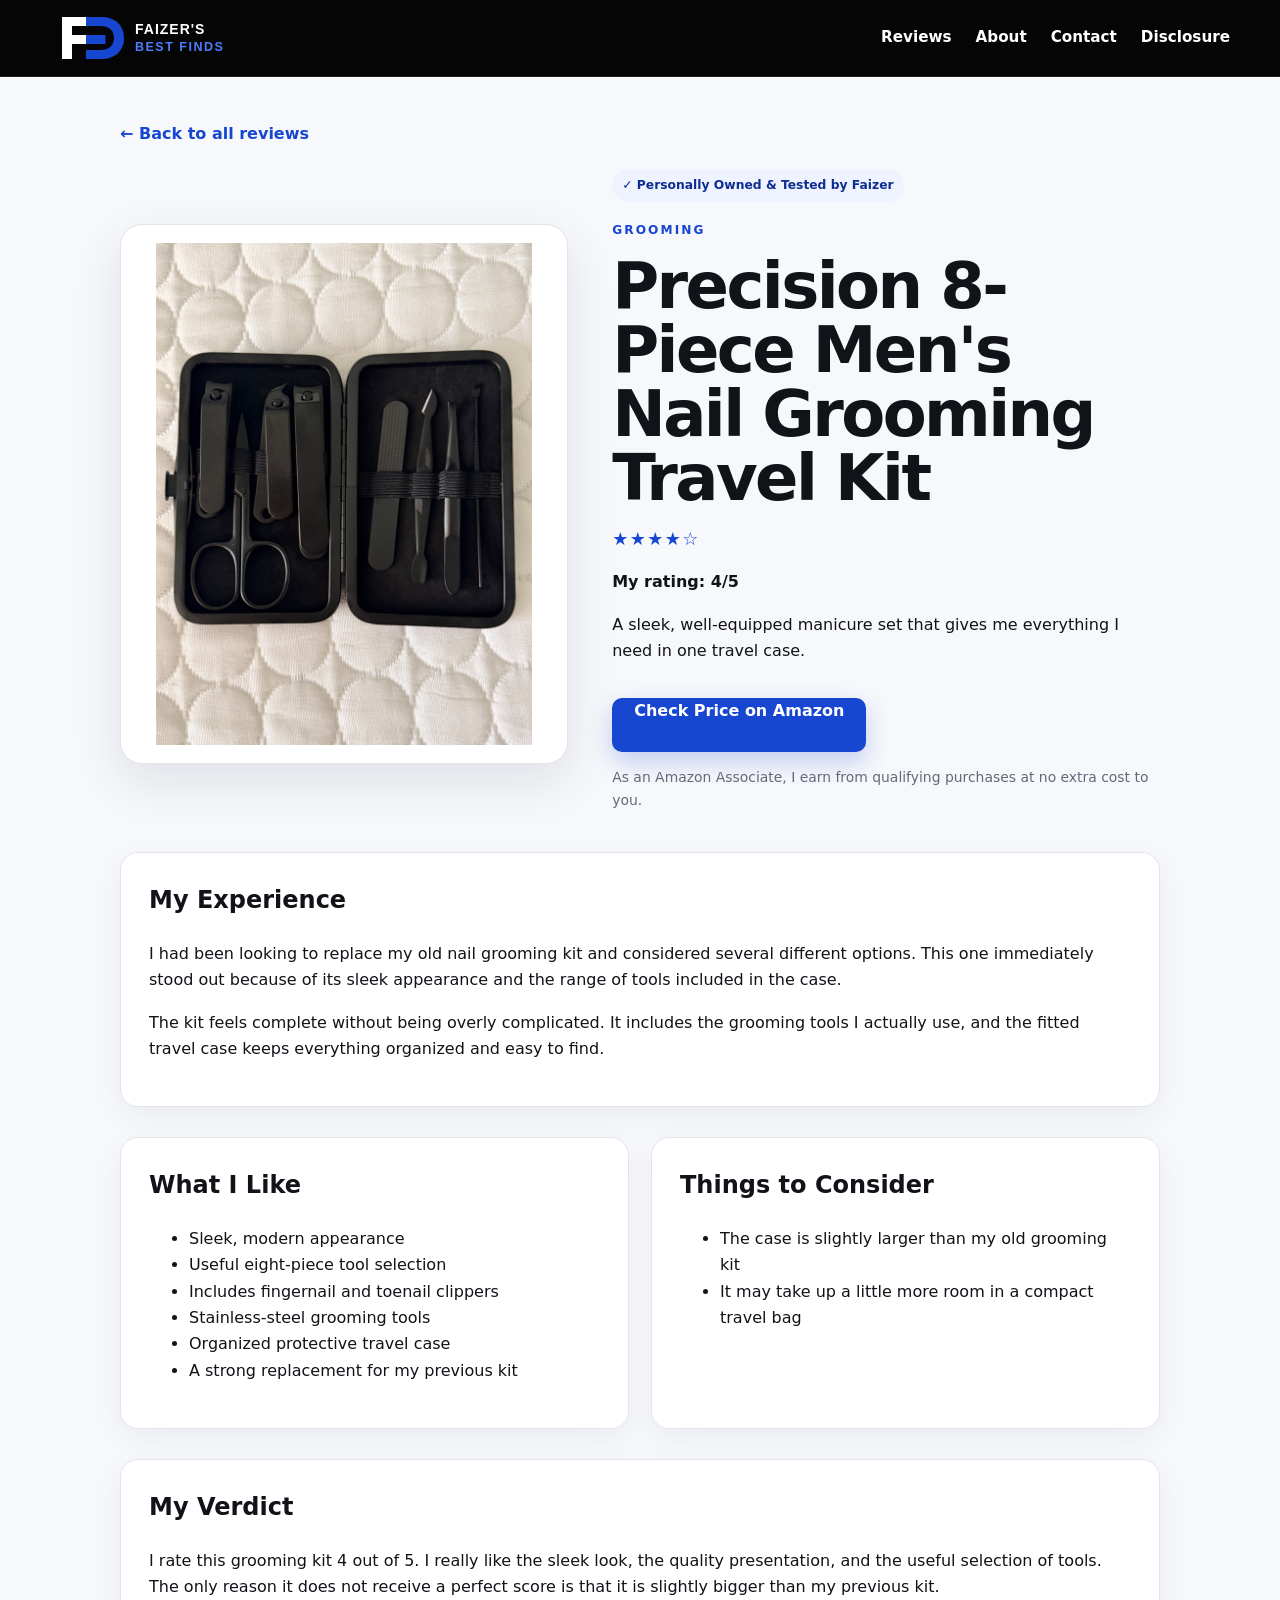
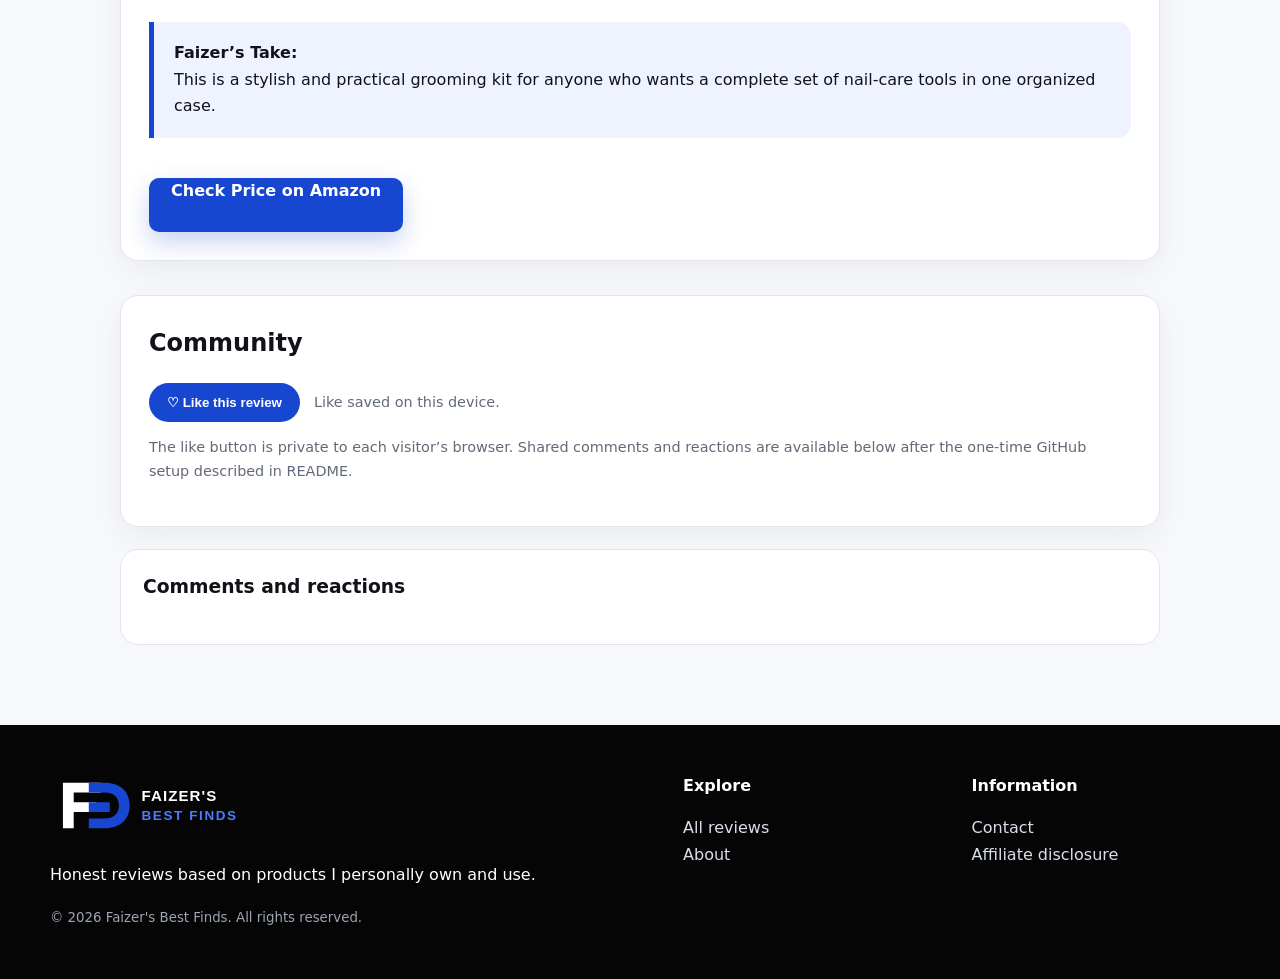
<file: products/grooming-kit.html>
<!doctype html><html lang="en"><head><meta charset="utf-8"><meta name="viewport" content="width=device-width,initial-scale=1">
<title>Precision 8-Piece Men&#x27;s Nail Grooming Travel Kit Review | Faizer's Best Finds</title><meta name="description" content="A sleek, well-equipped manicure set that gives me everything I need in one travel case.">
<link rel="stylesheet" href="../assets/styles.css"></head><body><header class="site-header"><div class="container nav">
<a class="logo" href="../index.html"><img src="../assets/logo.svg" alt="Faizer's Best Finds"></a>
<button class="mobile-toggle" aria-label="Open navigation">☰</button>
<nav class="nav-links"><a href="../index.html#products">Reviews</a><a href="../index.html#about">About</a><a href="../index.html#contact">Contact</a><a href="../index.html#disclosure">Disclosure</a></nav>
</div></header>
<main class="review-wrap"><a class="back" href="../index.html#products">← Back to all reviews</a>
<section class="review-hero"><div><img src="../assets/images/grooming-kit.jpg" alt="Precision 8-Piece Men&#x27;s Nail Grooming Travel Kit"></div>
<div><span class="badge-owned">✓ Personally Owned &amp; Tested by Faizer</span><div class="eyebrow" style="margin-top:18px">Grooming</div>
<h1>Precision 8-Piece Men&#x27;s Nail Grooming Travel Kit</h1><div class="stars">★★★★☆</div><p><strong>My rating: 4/5</strong></p><p>A sleek, well-equipped manicure set that gives me everything I need in one travel case.</p>
<a class="amazon-btn" href="https://www.amazon.com/dp/B0DRT546NW?&amp;linkCode=ll2&amp;tag=faizerdias-20&amp;linkId=483bce064aaaec105158001d4983937b&amp;language=en_US&amp;ref_=as_li_ss_tl" target="_blank" rel="sponsored nofollow noopener">Check Price on Amazon</a><p class="disclosure">As an Amazon Associate, I earn from qualifying purchases at no extra cost to you.</p></div></section>
<section class="experience"><h2>My Experience</h2><p>I had been looking to replace my old nail grooming kit and considered several different options. This one immediately stood out because of its sleek appearance and the range of tools included in the case.</p><p>The kit feels complete without being overly complicated. It includes the grooming tools I actually use, and the fitted travel case keeps everything organized and easy to find.</p></section>
<section class="review-grid"><div class="panel"><h2>What I Like</h2><ul><li>Sleek, modern appearance</li><li>Useful eight-piece tool selection</li><li>Includes fingernail and toenail clippers</li><li>Stainless-steel grooming tools</li><li>Organized protective travel case</li><li>A strong replacement for my previous kit</li></ul></div><div class="panel"><h2>Things to Consider</h2><ul><li>The case is slightly larger than my old grooming kit</li><li>It may take up a little more room in a compact travel bag</li></ul></div></section>
<section class="experience"><h2>My Verdict</h2><p>I rate this grooming kit 4 out of 5. I really like the sleek look, the quality presentation, and the useful selection of tools. The only reason it does not receive a perfect score is that it is slightly bigger than my previous kit.</p><div class="faizer-take"><strong>Faizer’s Take:</strong><br>This is a stylish and practical grooming kit for anyone who wants a complete set of nail-care tools in one organized case.</div><a class="amazon-btn" href="https://www.amazon.com/dp/B0DRT546NW?&amp;linkCode=ll2&amp;tag=faizerdias-20&amp;linkId=483bce064aaaec105158001d4983937b&amp;language=en_US&amp;ref_=as_li_ss_tl" target="_blank" rel="sponsored nofollow noopener">Check Price on Amazon</a></section>
<section class="community"><div class="panel"><h2>Community</h2><div class="like-row"><button class="like-btn" data-like-key="grooming-kit">♡ Like this review</button><span class="like-note" data-like-count="grooming-kit">Like saved on this device.</span></div>
<p class="like-note">The like button is private to each visitor’s browser. Shared comments and reactions are available below after the one-time GitHub setup described in README.</p></div>
<div class="comments-shell"><h3>Comments and reactions</h3>
<script src="https://utteranc.es/client.js" repo="faizerdias/faizers-best-finds" issue-term="pathname" label="website-comment" theme="github-light" crossorigin="anonymous" async></script>
<noscript>Please enable JavaScript to view the comments.</noscript>
</div></section></main><footer class="footer"><div class="container footer-grid">
<div><img src="../assets/logo.svg" alt="Faizer's Best Finds" style="width:280px;max-width:100%"><p>Honest reviews based on products I personally own and use.</p><small>© 2026 Faizer's Best Finds. All rights reserved.</small></div>
<div><strong>Explore</strong><p><a href="../index.html#products">All reviews</a><br><a href="../index.html#about">About</a></p></div>
<div><strong>Information</strong><p><a href="../index.html#contact">Contact</a><br><a href="../index.html#disclosure">Affiliate disclosure</a></p></div>
</div></footer><script src="../assets/script.js"></script></body></html>
</file>
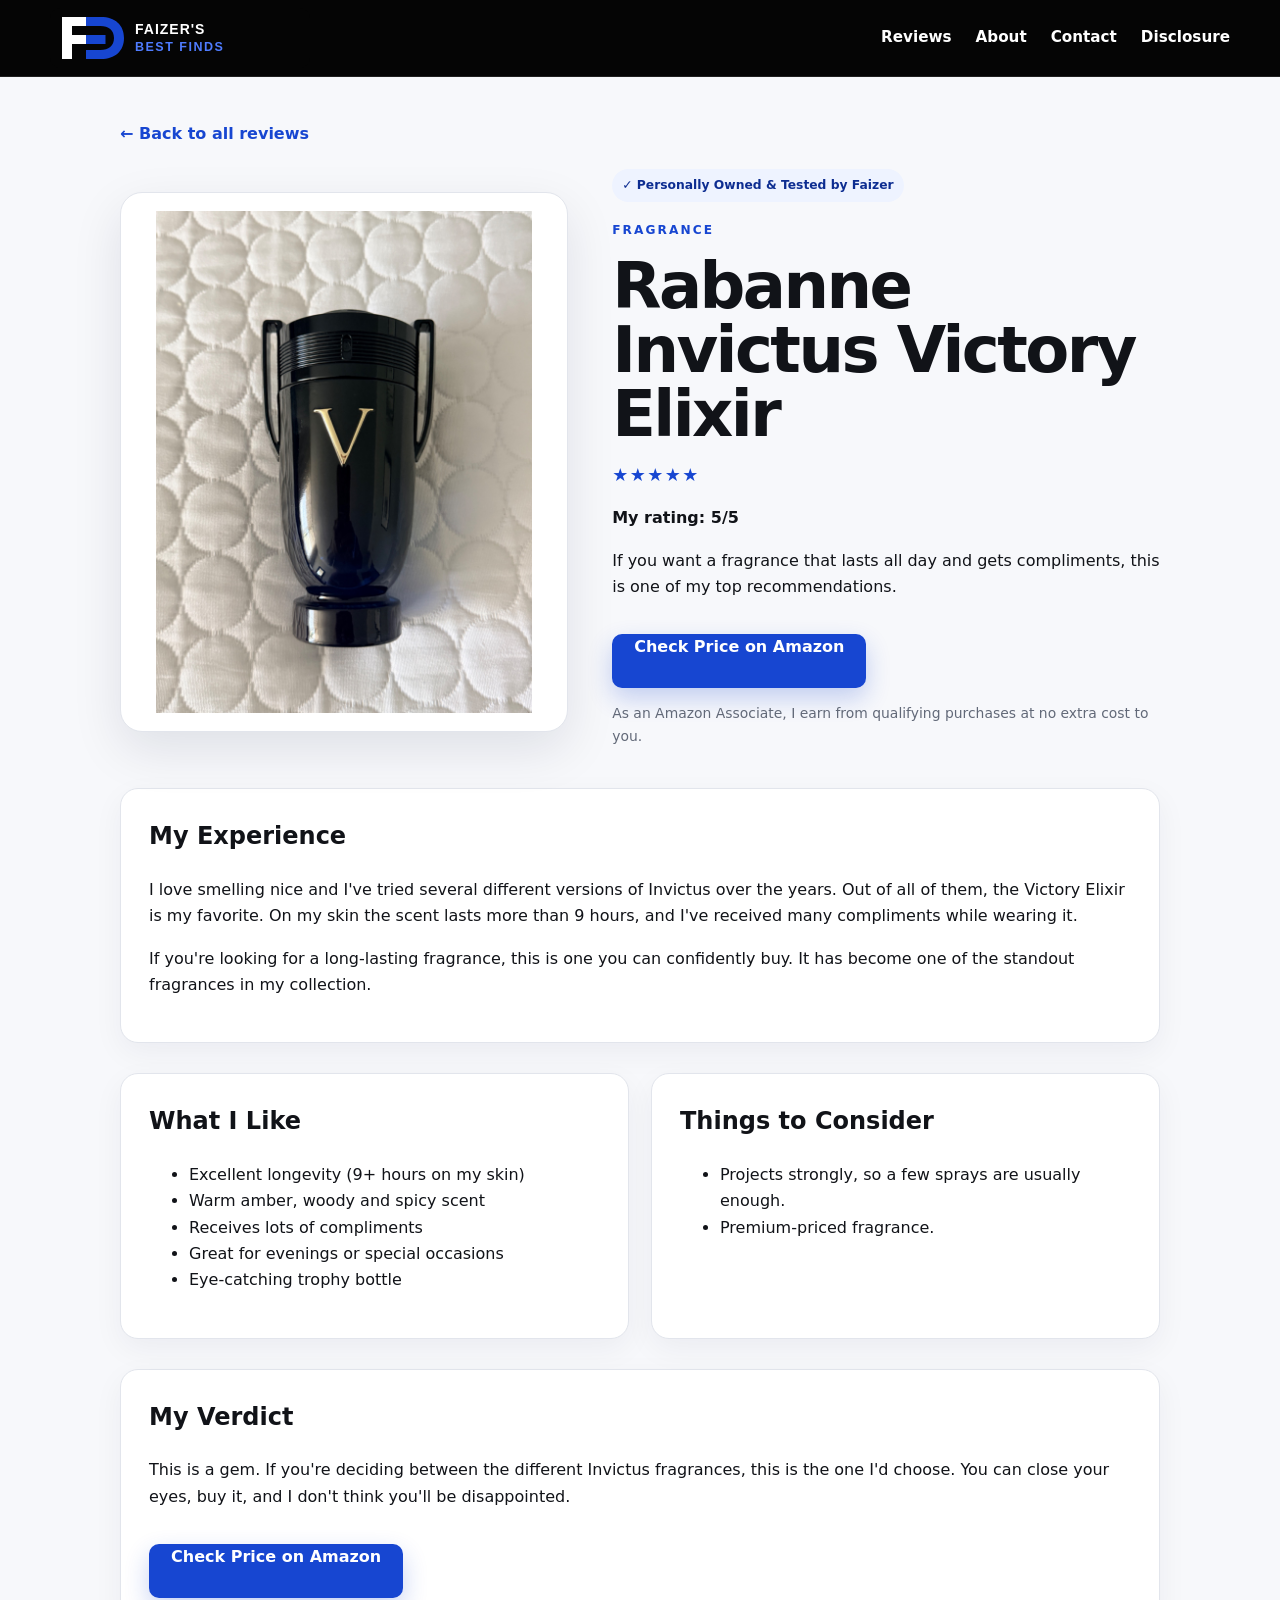
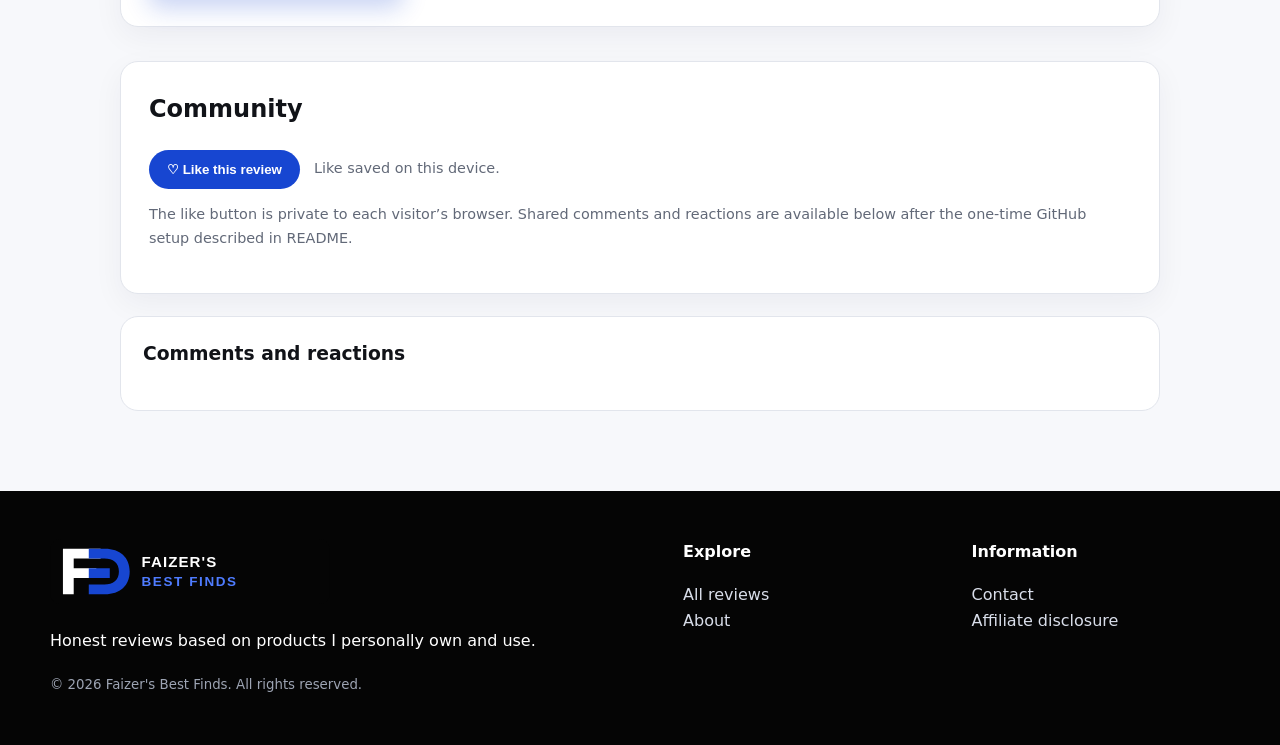
<file: products/mens-fragrance.html>
<!doctype html><html lang="en"><head><meta charset="utf-8"><meta name="viewport" content="width=device-width,initial-scale=1">
<title>Rabanne Invictus Victory Elixir Review | Faizer's Best Finds</title><meta name="description" content="If you want a fragrance that lasts all day and gets compliments, this is one of my top recommendations.">
<link rel="stylesheet" href="../assets/styles.css"></head><body><header class="site-header"><div class="container nav">
<a class="logo" href="../index.html"><img src="../assets/logo.svg" alt="Faizer's Best Finds"></a>
<button class="mobile-toggle" aria-label="Open navigation">☰</button>
<nav class="nav-links"><a href="../index.html#products">Reviews</a><a href="../index.html#about">About</a><a href="../index.html#contact">Contact</a><a href="../index.html#disclosure">Disclosure</a></nav>
</div></header>
<main class="review-wrap"><a class="back" href="../index.html#products">← Back to all reviews</a>
<section class="review-hero"><div><img src="../assets/images/mens-fragrance.jpg" alt="Rabanne Invictus Victory Elixir"></div>
<div><span class="badge-owned">✓ Personally Owned &amp; Tested by Faizer</span><div class="eyebrow" style="margin-top:18px">Fragrance</div>
<h1>Rabanne Invictus Victory Elixir</h1><div class="stars">★★★★★</div><p><strong>My rating: 5/5</strong></p><p>If you want a fragrance that lasts all day and gets compliments, this is one of my top recommendations.</p>
<a class="amazon-btn" href="https://www.amazon.com/Paco-Rabanne-Invictus-Victory-Intense/dp/B0BT4SLFKM?linkCode=ll2&amp;tag=faizerdias-20&amp;linkId=37174ad5c4fdfd58cf866a8b18696ea3&amp;language=en_US&amp;ref_=as_li_ss_tl" target="_blank" rel="sponsored nofollow noopener">Check Price on Amazon</a><p class="disclosure">As an Amazon Associate, I earn from qualifying purchases at no extra cost to you.</p></div></section>
<section class="experience"><h2>My Experience</h2><p>I love smelling nice and I&#x27;ve tried several different versions of Invictus over the years. Out of all of them, the Victory Elixir is my favorite. On my skin the scent lasts more than 9 hours, and I&#x27;ve received many compliments while wearing it.</p><p>If you&#x27;re looking for a long-lasting fragrance, this is one you can confidently buy. It has become one of the standout fragrances in my collection.</p></section>
<section class="review-grid"><div class="panel"><h2>What I Like</h2><ul><li>Excellent longevity (9+ hours on my skin)</li><li>Warm amber, woody and spicy scent</li><li>Receives lots of compliments</li><li>Great for evenings or special occasions</li><li>Eye-catching trophy bottle</li></ul></div><div class="panel"><h2>Things to Consider</h2><ul><li>Projects strongly, so a few sprays are usually enough.</li><li>Premium-priced fragrance.</li></ul></div></section>
<section class="experience"><h2>My Verdict</h2><p>This is a gem. If you&#x27;re deciding between the different Invictus fragrances, this is the one I&#x27;d choose. You can close your eyes, buy it, and I don&#x27;t think you&#x27;ll be disappointed.</p><a class="amazon-btn" href="https://www.amazon.com/Paco-Rabanne-Invictus-Victory-Intense/dp/B0BT4SLFKM?linkCode=ll2&amp;tag=faizerdias-20&amp;linkId=37174ad5c4fdfd58cf866a8b18696ea3&amp;language=en_US&amp;ref_=as_li_ss_tl" target="_blank" rel="sponsored nofollow noopener">Check Price on Amazon</a></section>
<section class="community"><div class="panel"><h2>Community</h2><div class="like-row"><button class="like-btn" data-like-key="mens-fragrance">♡ Like this review</button><span class="like-note" data-like-count="mens-fragrance">Like saved on this device.</span></div>
<p class="like-note">The like button is private to each visitor’s browser. Shared comments and reactions are available below after the one-time GitHub setup described in README.</p></div>
<div class="comments-shell"><h3>Comments and reactions</h3>
<script src="https://utteranc.es/client.js" repo="faizerdias/faizers-best-finds" issue-term="pathname" label="website-comment" theme="github-light" crossorigin="anonymous" async></script>
<noscript>Please enable JavaScript to view the comments.</noscript>
</div></section></main><footer class="footer"><div class="container footer-grid">
<div><img src="../assets/logo.svg" alt="Faizer's Best Finds" style="width:280px;max-width:100%"><p>Honest reviews based on products I personally own and use.</p><small>© 2026 Faizer's Best Finds. All rights reserved.</small></div>
<div><strong>Explore</strong><p><a href="../index.html#products">All reviews</a><br><a href="../index.html#about">About</a></p></div>
<div><strong>Information</strong><p><a href="../index.html#contact">Contact</a><br><a href="../index.html#disclosure">Affiliate disclosure</a></p></div>
</div></footer><script src="../assets/script.js"></script></body></html>
</file>
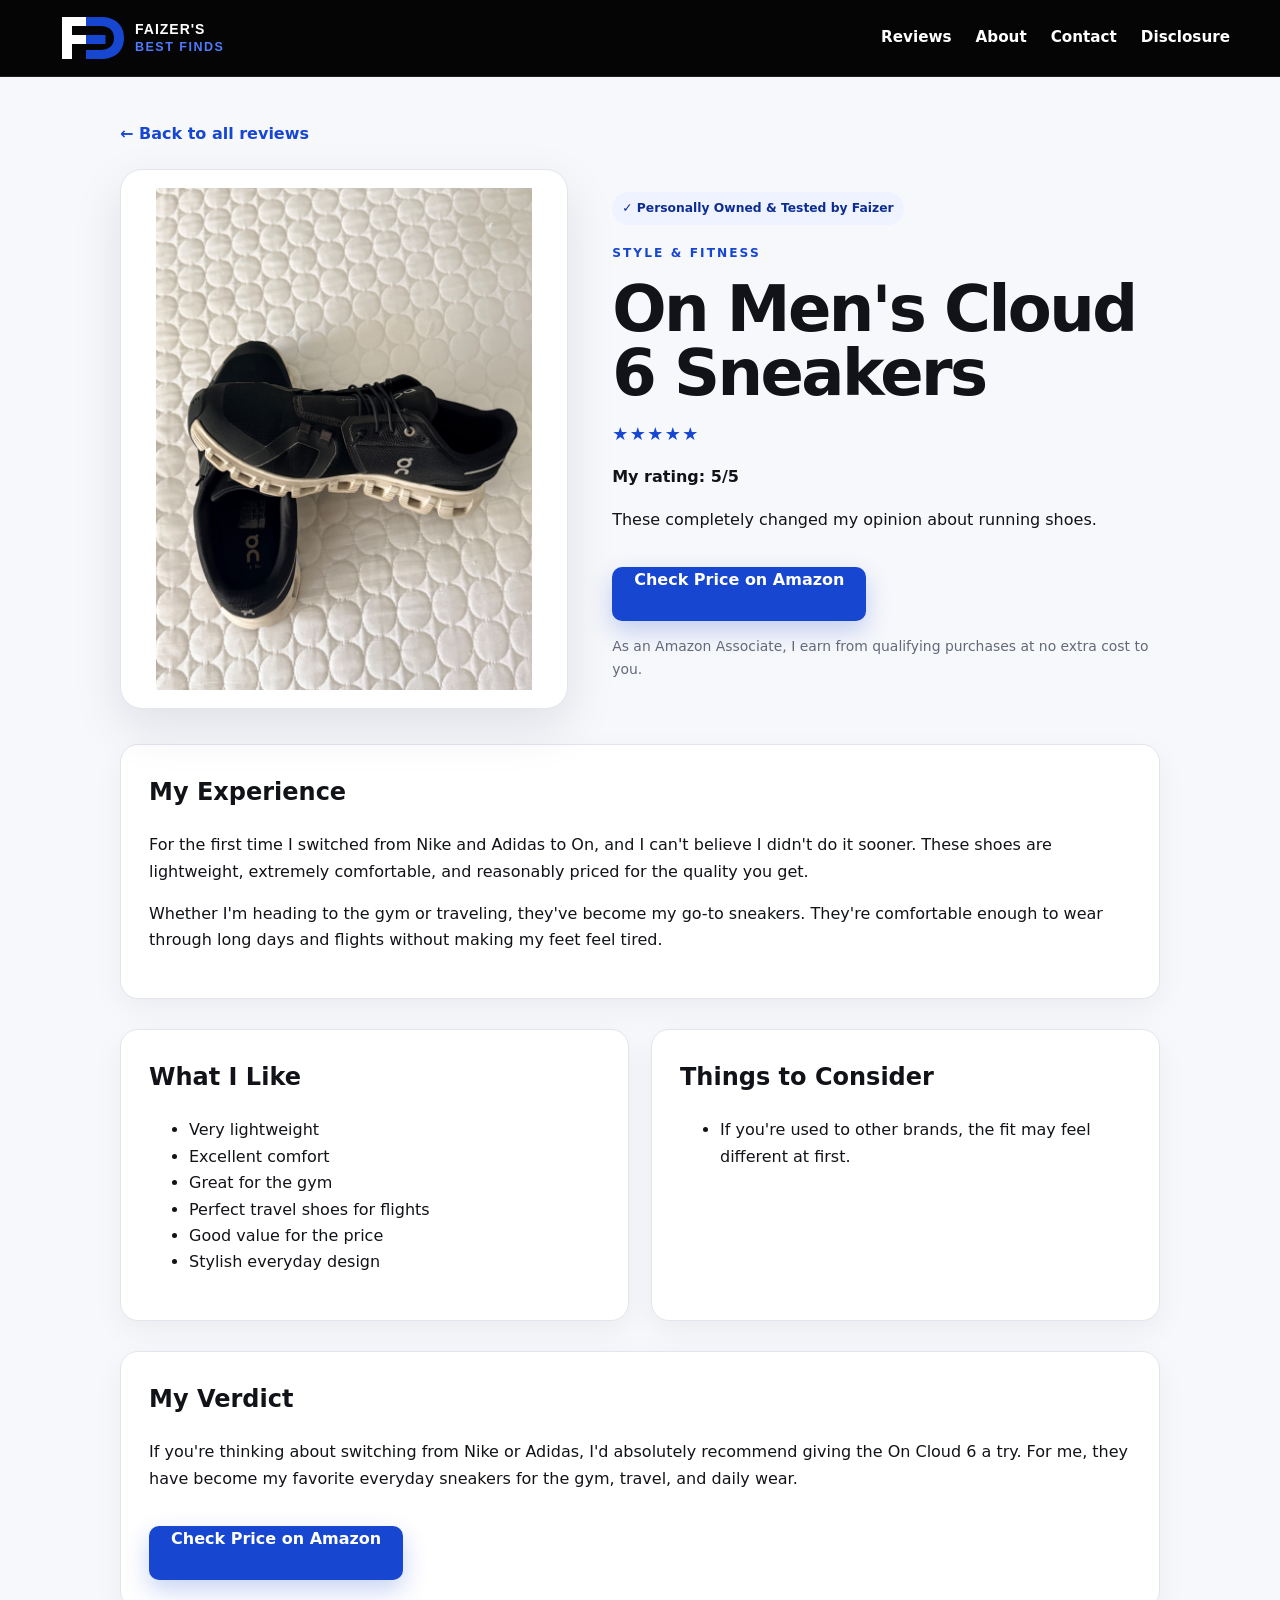
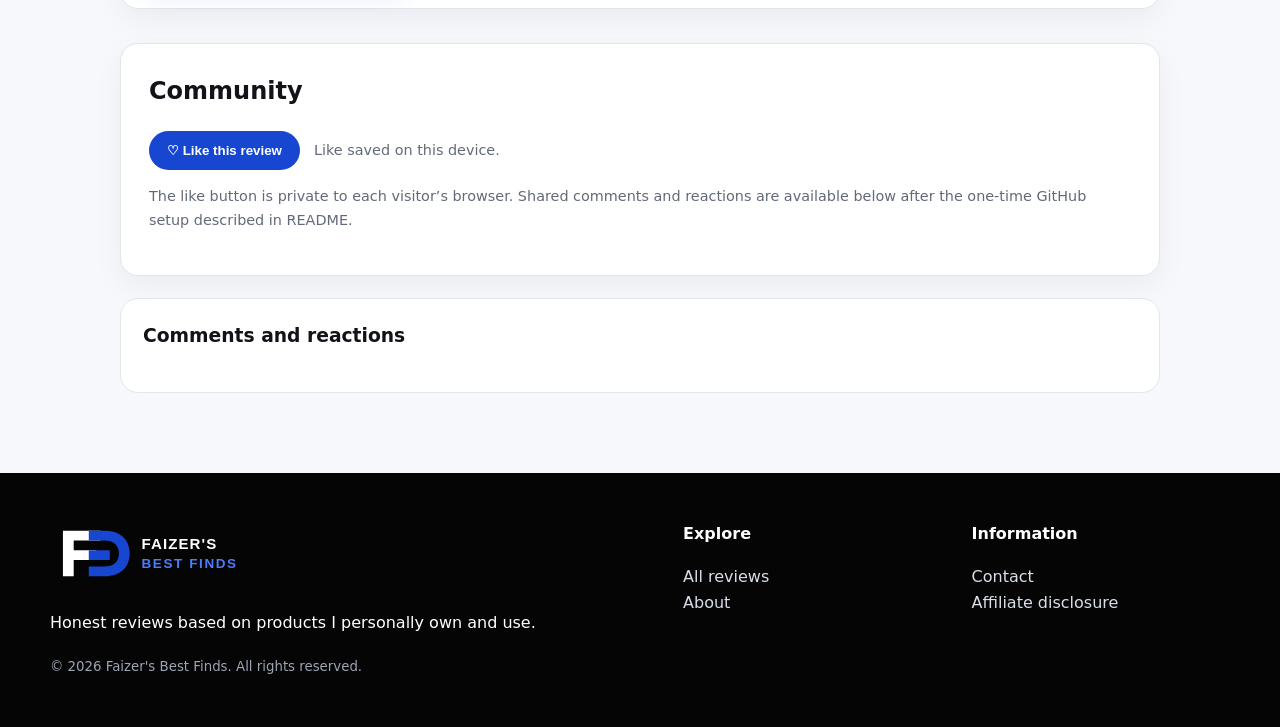
<file: products/on-running-shoes.html>
<!doctype html><html lang="en"><head><meta charset="utf-8"><meta name="viewport" content="width=device-width,initial-scale=1">
<title>On Men&#x27;s Cloud 6 Sneakers Review | Faizer's Best Finds</title><meta name="description" content="These completely changed my opinion about running shoes.">
<link rel="stylesheet" href="../assets/styles.css"></head><body><header class="site-header"><div class="container nav">
<a class="logo" href="../index.html"><img src="../assets/logo.svg" alt="Faizer's Best Finds"></a>
<button class="mobile-toggle" aria-label="Open navigation">☰</button>
<nav class="nav-links"><a href="../index.html#products">Reviews</a><a href="../index.html#about">About</a><a href="../index.html#contact">Contact</a><a href="../index.html#disclosure">Disclosure</a></nav>
</div></header>
<main class="review-wrap"><a class="back" href="../index.html#products">← Back to all reviews</a>
<section class="review-hero"><div><img src="../assets/images/on-running-shoes.jpg" alt="On Men&#x27;s Cloud 6 Sneakers"></div>
<div><span class="badge-owned">✓ Personally Owned &amp; Tested by Faizer</span><div class="eyebrow" style="margin-top:18px">Style &amp; Fitness</div>
<h1>On Men&#x27;s Cloud 6 Sneakers</h1><div class="stars">★★★★★</div><p><strong>My rating: 5/5</strong></p><p>These completely changed my opinion about running shoes.</p>
<a class="amazon-btn" href="https://www.amazon.com/Mens-Cloud-Black-White-Medium/dp/B0D31VTNQ9?linkCode=ll2&amp;tag=faizerdias-20&amp;linkId=67ac01be39cc1c3920a481252c258d02&amp;language=en_US&amp;ref_=as_li_ss_tl" target="_blank" rel="sponsored nofollow noopener">Check Price on Amazon</a><p class="disclosure">As an Amazon Associate, I earn from qualifying purchases at no extra cost to you.</p></div></section>
<section class="experience"><h2>My Experience</h2><p>For the first time I switched from Nike and Adidas to On, and I can&#x27;t believe I didn&#x27;t do it sooner. These shoes are lightweight, extremely comfortable, and reasonably priced for the quality you get.</p><p>Whether I&#x27;m heading to the gym or traveling, they&#x27;ve become my go-to sneakers. They&#x27;re comfortable enough to wear through long days and flights without making my feet feel tired.</p></section>
<section class="review-grid"><div class="panel"><h2>What I Like</h2><ul><li>Very lightweight</li><li>Excellent comfort</li><li>Great for the gym</li><li>Perfect travel shoes for flights</li><li>Good value for the price</li><li>Stylish everyday design</li></ul></div><div class="panel"><h2>Things to Consider</h2><ul><li>If you&#x27;re used to other brands, the fit may feel different at first.</li></ul></div></section>
<section class="experience"><h2>My Verdict</h2><p>If you&#x27;re thinking about switching from Nike or Adidas, I&#x27;d absolutely recommend giving the On Cloud 6 a try. For me, they have become my favorite everyday sneakers for the gym, travel, and daily wear.</p><a class="amazon-btn" href="https://www.amazon.com/Mens-Cloud-Black-White-Medium/dp/B0D31VTNQ9?linkCode=ll2&amp;tag=faizerdias-20&amp;linkId=67ac01be39cc1c3920a481252c258d02&amp;language=en_US&amp;ref_=as_li_ss_tl" target="_blank" rel="sponsored nofollow noopener">Check Price on Amazon</a></section>
<section class="community"><div class="panel"><h2>Community</h2><div class="like-row"><button class="like-btn" data-like-key="on-running-shoes">♡ Like this review</button><span class="like-note" data-like-count="on-running-shoes">Like saved on this device.</span></div>
<p class="like-note">The like button is private to each visitor’s browser. Shared comments and reactions are available below after the one-time GitHub setup described in README.</p></div>
<div class="comments-shell"><h3>Comments and reactions</h3>
<script src="https://utteranc.es/client.js" repo="faizerdias/faizers-best-finds" issue-term="pathname" label="website-comment" theme="github-light" crossorigin="anonymous" async></script>
<noscript>Please enable JavaScript to view the comments.</noscript>
</div></section></main><footer class="footer"><div class="container footer-grid">
<div><img src="../assets/logo.svg" alt="Faizer's Best Finds" style="width:280px;max-width:100%"><p>Honest reviews based on products I personally own and use.</p><small>© 2026 Faizer's Best Finds. All rights reserved.</small></div>
<div><strong>Explore</strong><p><a href="../index.html#products">All reviews</a><br><a href="../index.html#about">About</a></p></div>
<div><strong>Information</strong><p><a href="../index.html#contact">Contact</a><br><a href="../index.html#disclosure">Affiliate disclosure</a></p></div>
</div></footer><script src="../assets/script.js"></script></body></html>
</file>
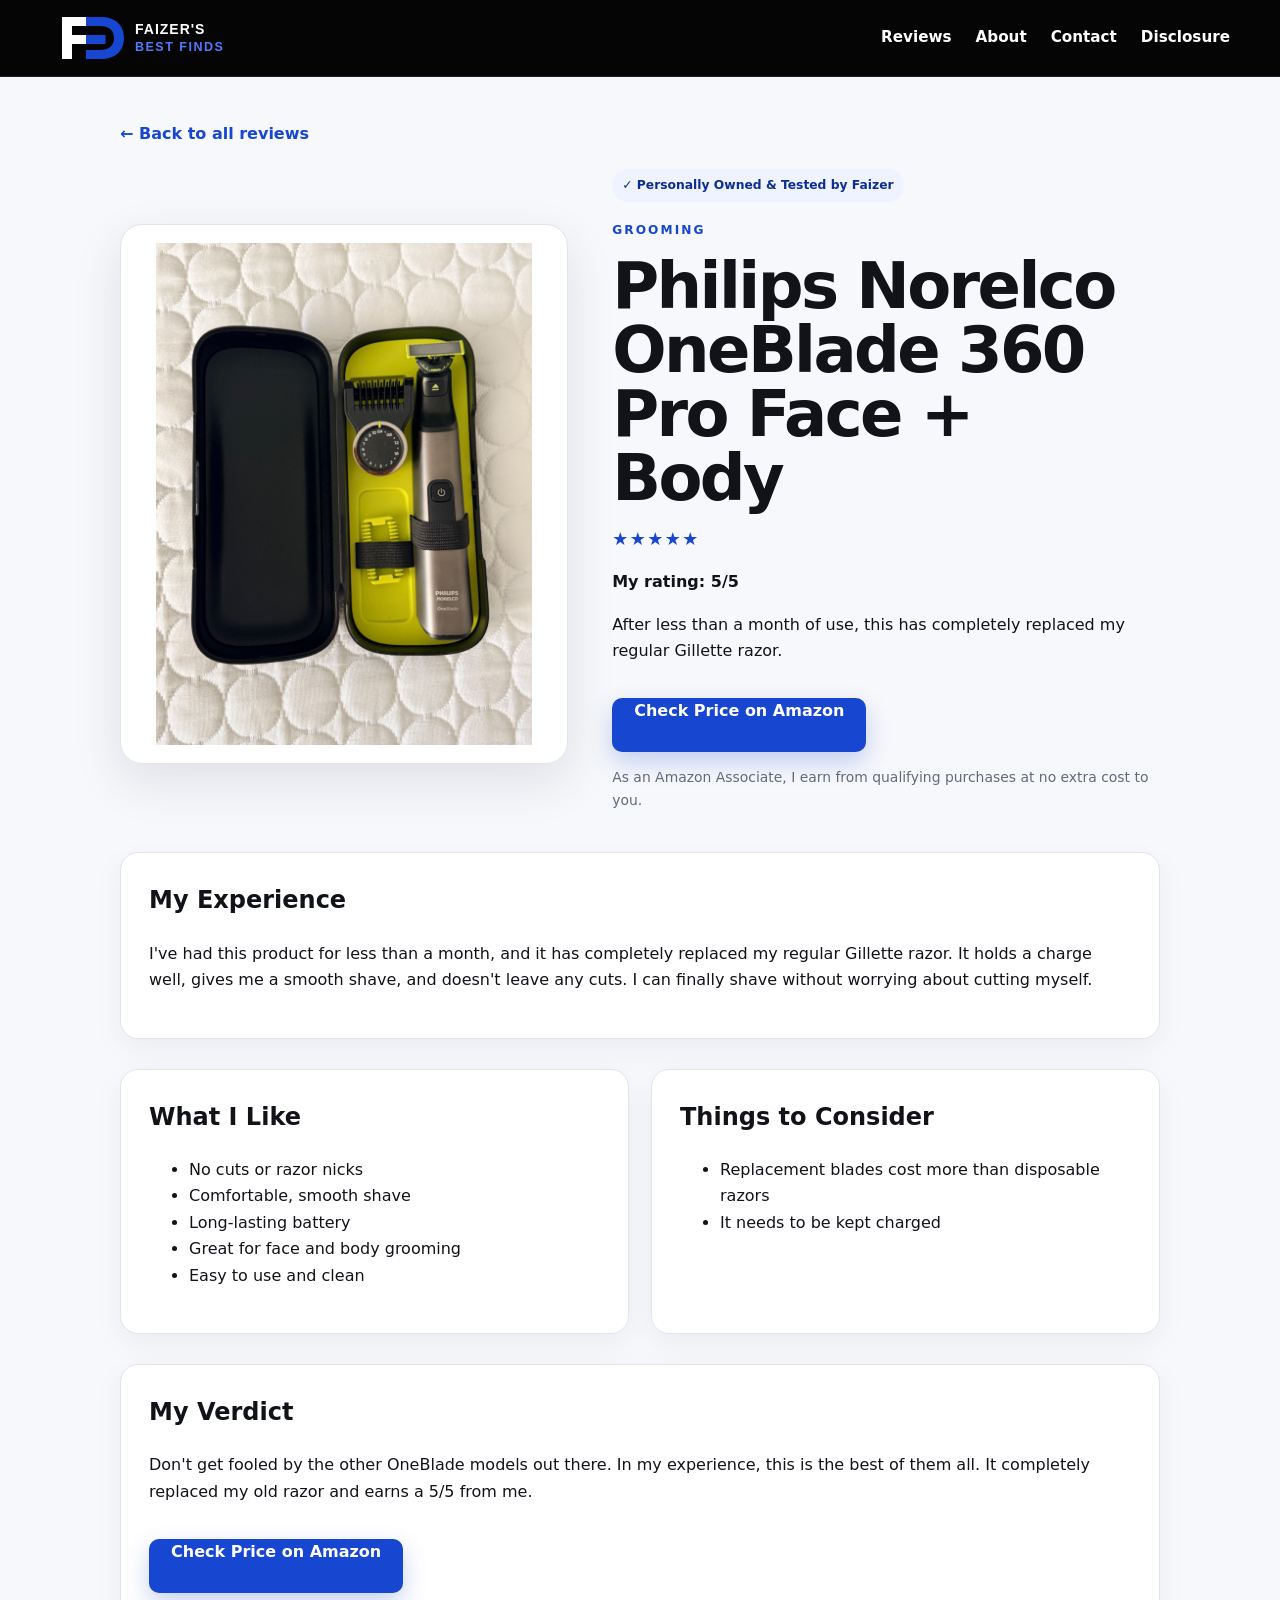
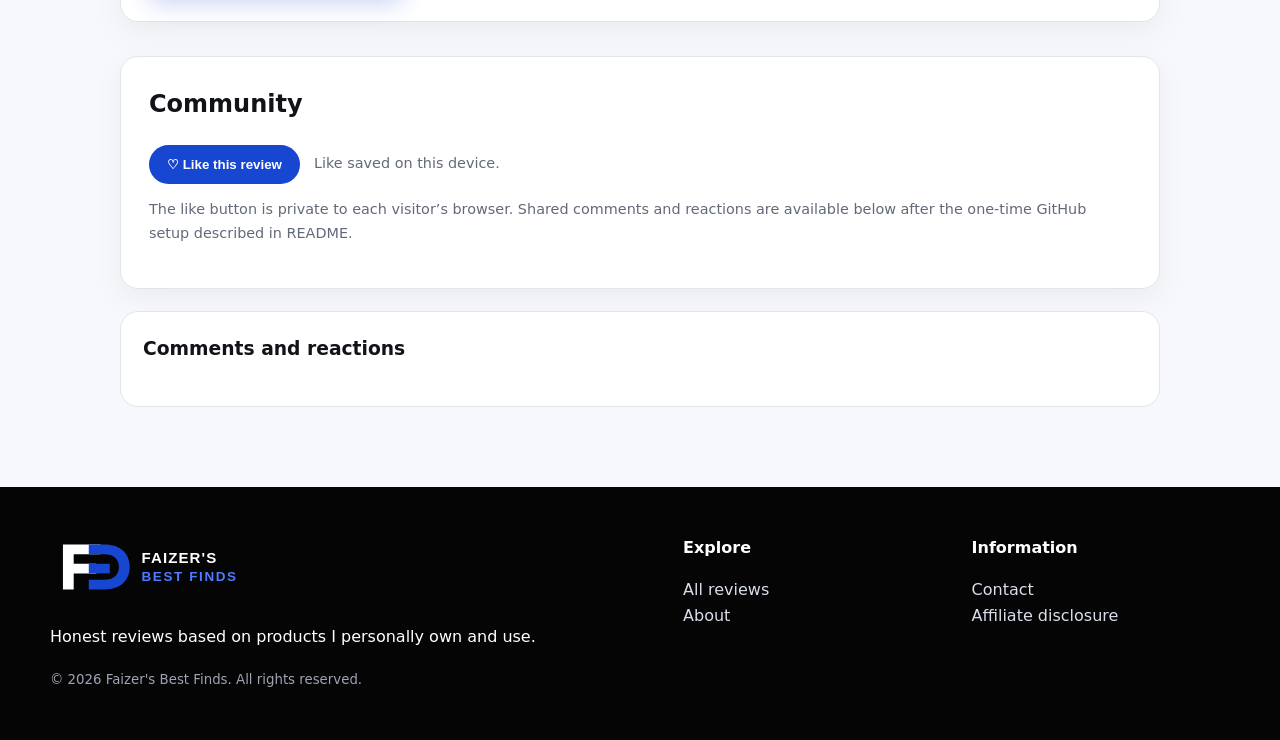
<file: products/philips-oneblade.html>
<!doctype html><html lang="en"><head><meta charset="utf-8"><meta name="viewport" content="width=device-width,initial-scale=1">
<title>Philips Norelco OneBlade 360 Pro Face + Body Review | Faizer's Best Finds</title><meta name="description" content="After less than a month of use, this has completely replaced my regular Gillette razor.">
<link rel="stylesheet" href="../assets/styles.css"></head><body><header class="site-header"><div class="container nav">
<a class="logo" href="../index.html"><img src="../assets/logo.svg" alt="Faizer's Best Finds"></a>
<button class="mobile-toggle" aria-label="Open navigation">☰</button>
<nav class="nav-links"><a href="../index.html#products">Reviews</a><a href="../index.html#about">About</a><a href="../index.html#contact">Contact</a><a href="../index.html#disclosure">Disclosure</a></nav>
</div></header>
<main class="review-wrap"><a class="back" href="../index.html#products">← Back to all reviews</a>
<section class="review-hero"><div><img src="../assets/images/philips-oneblade.jpg" alt="Philips Norelco OneBlade 360 Pro Face + Body"></div>
<div><span class="badge-owned">✓ Personally Owned &amp; Tested by Faizer</span><div class="eyebrow" style="margin-top:18px">Grooming</div>
<h1>Philips Norelco OneBlade 360 Pro Face + Body</h1><div class="stars">★★★★★</div><p><strong>My rating: 5/5</strong></p><p>After less than a month of use, this has completely replaced my regular Gillette razor.</p>
<a class="amazon-btn" href="https://www.amazon.com/dp/B0DCH7W6Q9?th=1&amp;linkCode=ll2&amp;tag=faizerdias-20&amp;linkId=73758de50b7785cd6fb897d740982832&amp;language=en_US&amp;ref_=as_li_ss_tl" target="_blank" rel="sponsored nofollow noopener">Check Price on Amazon</a><p class="disclosure">As an Amazon Associate, I earn from qualifying purchases at no extra cost to you.</p></div></section>
<section class="experience"><h2>My Experience</h2><p>I&#x27;ve had this product for less than a month, and it has completely replaced my regular Gillette razor. It holds a charge well, gives me a smooth shave, and doesn&#x27;t leave any cuts. I can finally shave without worrying about cutting myself.</p></section>
<section class="review-grid"><div class="panel"><h2>What I Like</h2><ul><li>No cuts or razor nicks</li><li>Comfortable, smooth shave</li><li>Long-lasting battery</li><li>Great for face and body grooming</li><li>Easy to use and clean</li></ul></div><div class="panel"><h2>Things to Consider</h2><ul><li>Replacement blades cost more than disposable razors</li><li>It needs to be kept charged</li></ul></div></section>
<section class="experience"><h2>My Verdict</h2><p>Don&#x27;t get fooled by the other OneBlade models out there. In my experience, this is the best of them all. It completely replaced my old razor and earns a 5/5 from me.</p><a class="amazon-btn" href="https://www.amazon.com/dp/B0DCH7W6Q9?th=1&amp;linkCode=ll2&amp;tag=faizerdias-20&amp;linkId=73758de50b7785cd6fb897d740982832&amp;language=en_US&amp;ref_=as_li_ss_tl" target="_blank" rel="sponsored nofollow noopener">Check Price on Amazon</a></section>
<section class="community"><div class="panel"><h2>Community</h2><div class="like-row"><button class="like-btn" data-like-key="philips-oneblade">♡ Like this review</button><span class="like-note" data-like-count="philips-oneblade">Like saved on this device.</span></div>
<p class="like-note">The like button is private to each visitor’s browser. Shared comments and reactions are available below after the one-time GitHub setup described in README.</p></div>
<div class="comments-shell"><h3>Comments and reactions</h3>
<script src="https://utteranc.es/client.js" repo="faizerdias/faizers-best-finds" issue-term="pathname" label="website-comment" theme="github-light" crossorigin="anonymous" async></script>
<noscript>Please enable JavaScript to view the comments.</noscript>
</div></section></main><footer class="footer"><div class="container footer-grid">
<div><img src="../assets/logo.svg" alt="Faizer's Best Finds" style="width:280px;max-width:100%"><p>Honest reviews based on products I personally own and use.</p><small>© 2026 Faizer's Best Finds. All rights reserved.</small></div>
<div><strong>Explore</strong><p><a href="../index.html#products">All reviews</a><br><a href="../index.html#about">About</a></p></div>
<div><strong>Information</strong><p><a href="../index.html#contact">Contact</a><br><a href="../index.html#disclosure">Affiliate disclosure</a></p></div>
</div></footer><script src="../assets/script.js"></script></body></html>
</file>
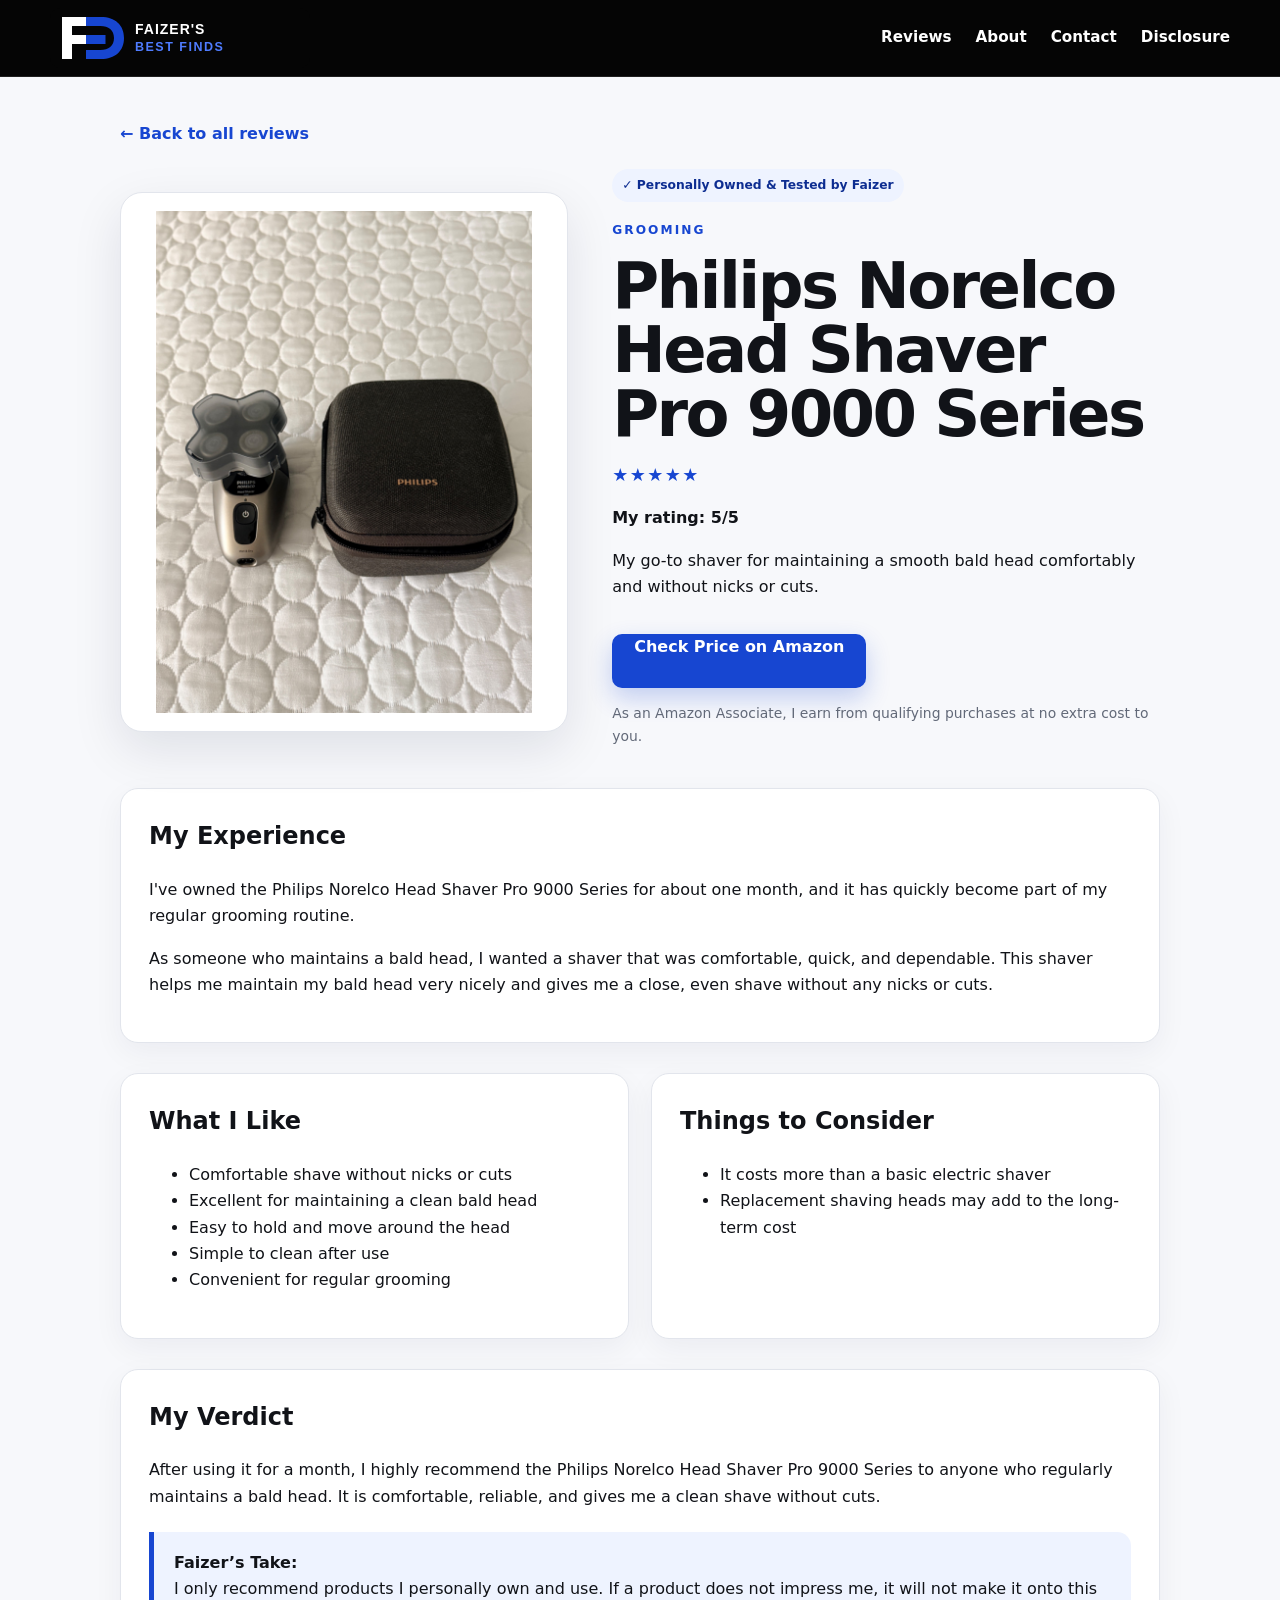
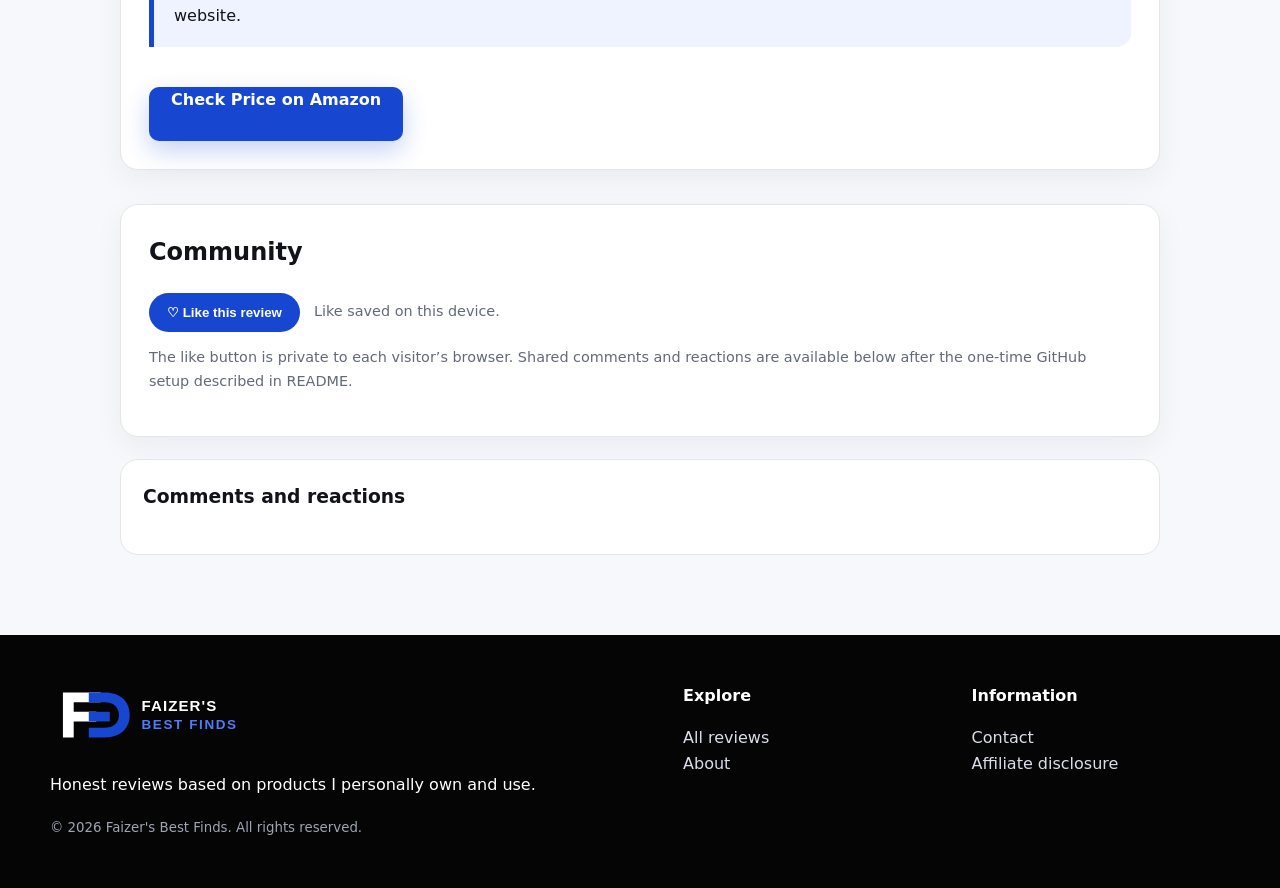
<file: products/philips-shaver.html>
<!doctype html><html lang="en"><head><meta charset="utf-8"><meta name="viewport" content="width=device-width,initial-scale=1">
<title>Philips Norelco Head Shaver Pro 9000 Series Review | Faizer's Best Finds</title><meta name="description" content="My go-to shaver for maintaining a smooth bald head comfortably and without nicks or cuts.">
<link rel="stylesheet" href="../assets/styles.css"></head><body><header class="site-header"><div class="container nav">
<a class="logo" href="../index.html"><img src="../assets/logo.svg" alt="Faizer's Best Finds"></a>
<button class="mobile-toggle" aria-label="Open navigation">☰</button>
<nav class="nav-links"><a href="../index.html#products">Reviews</a><a href="../index.html#about">About</a><a href="../index.html#contact">Contact</a><a href="../index.html#disclosure">Disclosure</a></nav>
</div></header>
<main class="review-wrap"><a class="back" href="../index.html#products">← Back to all reviews</a>
<section class="review-hero"><div><img src="../assets/images/philips-shaver.jpg" alt="Philips Norelco Head Shaver Pro 9000 Series"></div>
<div><span class="badge-owned">✓ Personally Owned &amp; Tested by Faizer</span><div class="eyebrow" style="margin-top:18px">Grooming</div>
<h1>Philips Norelco Head Shaver Pro 9000 Series</h1><div class="stars">★★★★★</div><p><strong>My rating: 5/5</strong></p><p>My go-to shaver for maintaining a smooth bald head comfortably and without nicks or cuts.</p>
<a class="amazon-btn" href="https://www.amazon.com/Philips-Norelco-Head-Shaver-9000/dp/B0FHJ4ZY62?linkCode=ll2&amp;tag=faizerdias-20&amp;linkId=a4b608659e5d1f859b16bec25f0c1aef&amp;language=en_US&amp;ref_=as_li_ss_tl" target="_blank" rel="sponsored nofollow noopener">Check Price on Amazon</a><p class="disclosure">As an Amazon Associate, I earn from qualifying purchases at no extra cost to you.</p></div></section>
<section class="experience"><h2>My Experience</h2><p>I&#x27;ve owned the Philips Norelco Head Shaver Pro 9000 Series for about one month, and it has quickly become part of my regular grooming routine.</p><p>As someone who maintains a bald head, I wanted a shaver that was comfortable, quick, and dependable. This shaver helps me maintain my bald head very nicely and gives me a close, even shave without any nicks or cuts.</p></section>
<section class="review-grid"><div class="panel"><h2>What I Like</h2><ul><li>Comfortable shave without nicks or cuts</li><li>Excellent for maintaining a clean bald head</li><li>Easy to hold and move around the head</li><li>Simple to clean after use</li><li>Convenient for regular grooming</li></ul></div><div class="panel"><h2>Things to Consider</h2><ul><li>It costs more than a basic electric shaver</li><li>Replacement shaving heads may add to the long-term cost</li></ul></div></section>
<section class="experience"><h2>My Verdict</h2><p>After using it for a month, I highly recommend the Philips Norelco Head Shaver Pro 9000 Series to anyone who regularly maintains a bald head. It is comfortable, reliable, and gives me a clean shave without cuts.</p><div class="faizer-take"><strong>Faizer’s Take:</strong><br>I only recommend products I personally own and use. If a product does not impress me, it will not make it onto this website.</div><a class="amazon-btn" href="https://www.amazon.com/Philips-Norelco-Head-Shaver-9000/dp/B0FHJ4ZY62?linkCode=ll2&amp;tag=faizerdias-20&amp;linkId=a4b608659e5d1f859b16bec25f0c1aef&amp;language=en_US&amp;ref_=as_li_ss_tl" target="_blank" rel="sponsored nofollow noopener">Check Price on Amazon</a></section>
<section class="community"><div class="panel"><h2>Community</h2><div class="like-row"><button class="like-btn" data-like-key="philips-shaver">♡ Like this review</button><span class="like-note" data-like-count="philips-shaver">Like saved on this device.</span></div>
<p class="like-note">The like button is private to each visitor’s browser. Shared comments and reactions are available below after the one-time GitHub setup described in README.</p></div>
<div class="comments-shell"><h3>Comments and reactions</h3>
<script src="https://utteranc.es/client.js" repo="faizerdias/faizers-best-finds" issue-term="pathname" label="website-comment" theme="github-light" crossorigin="anonymous" async></script>
<noscript>Please enable JavaScript to view the comments.</noscript>
</div></section></main><footer class="footer"><div class="container footer-grid">
<div><img src="../assets/logo.svg" alt="Faizer's Best Finds" style="width:280px;max-width:100%"><p>Honest reviews based on products I personally own and use.</p><small>© 2026 Faizer's Best Finds. All rights reserved.</small></div>
<div><strong>Explore</strong><p><a href="../index.html#products">All reviews</a><br><a href="../index.html#about">About</a></p></div>
<div><strong>Information</strong><p><a href="../index.html#contact">Contact</a><br><a href="../index.html#disclosure">Affiliate disclosure</a></p></div>
</div></footer><script src="../assets/script.js"></script></body></html>
</file>
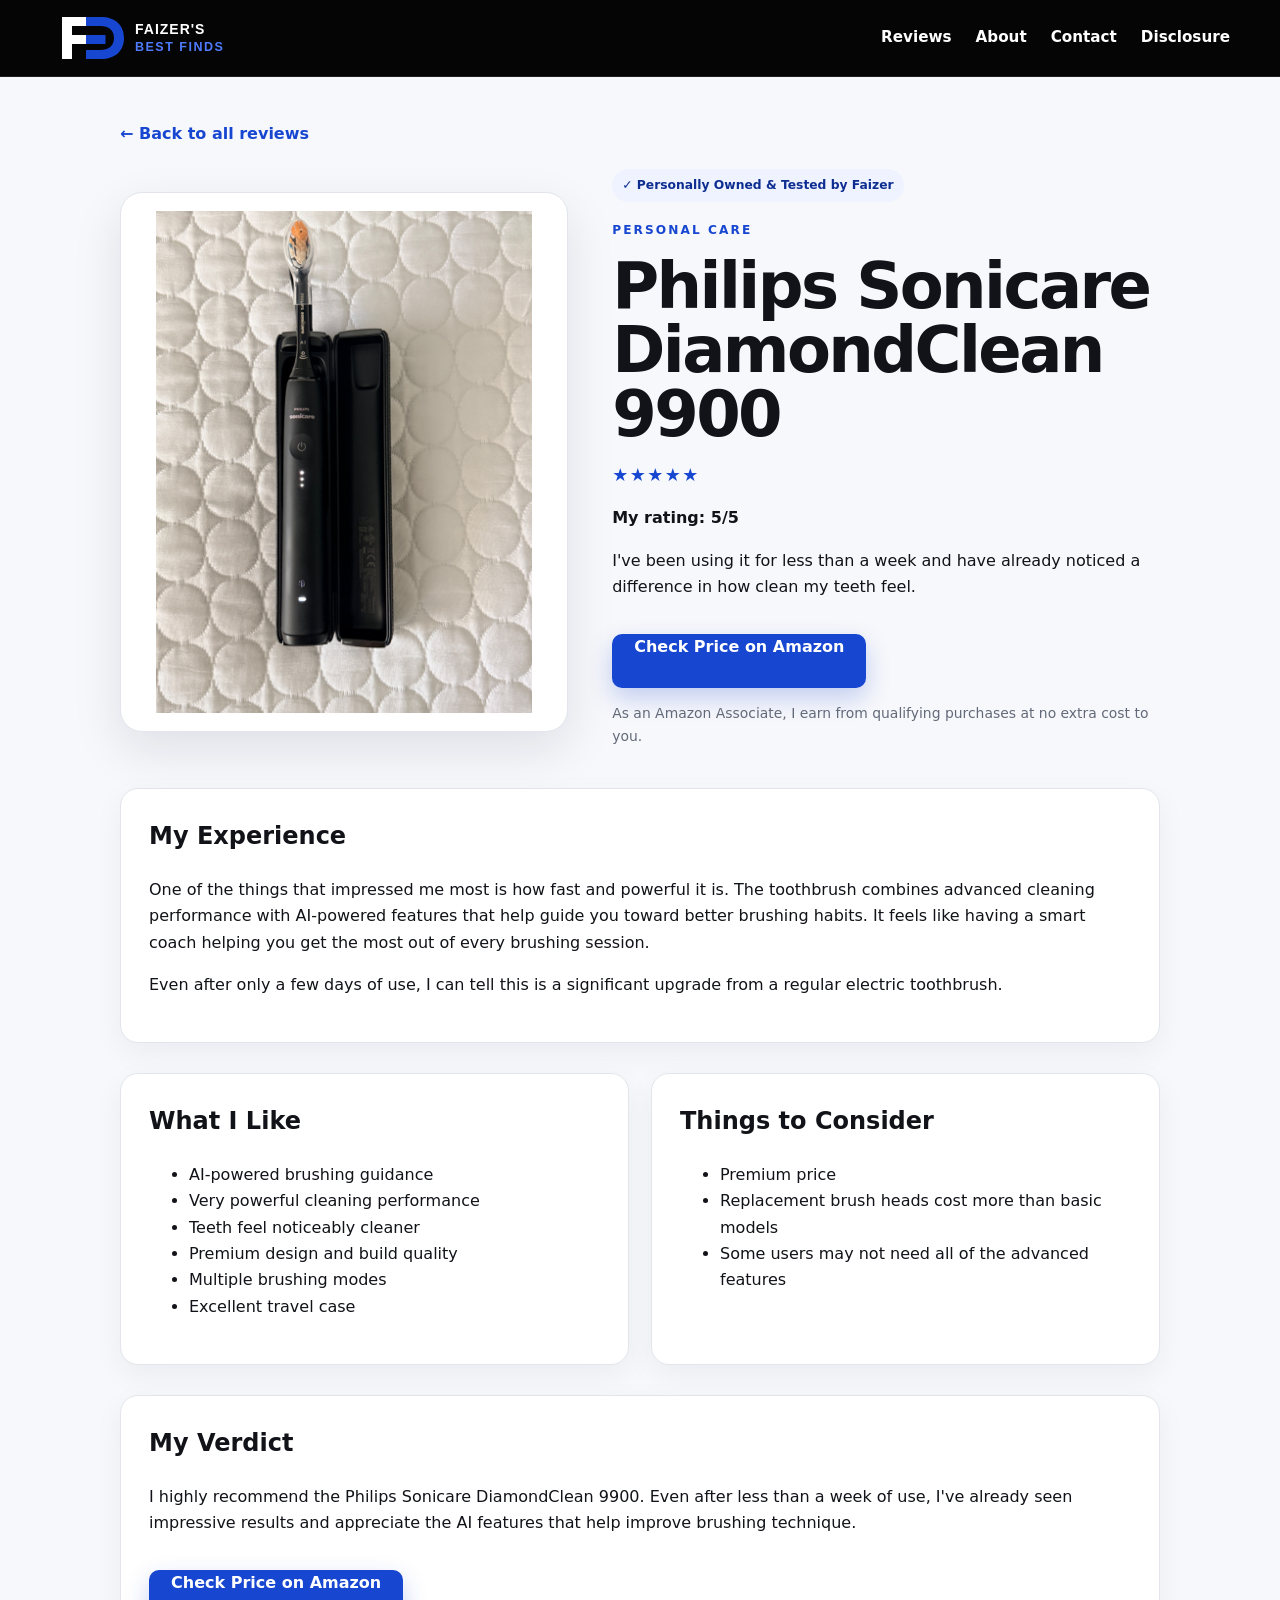
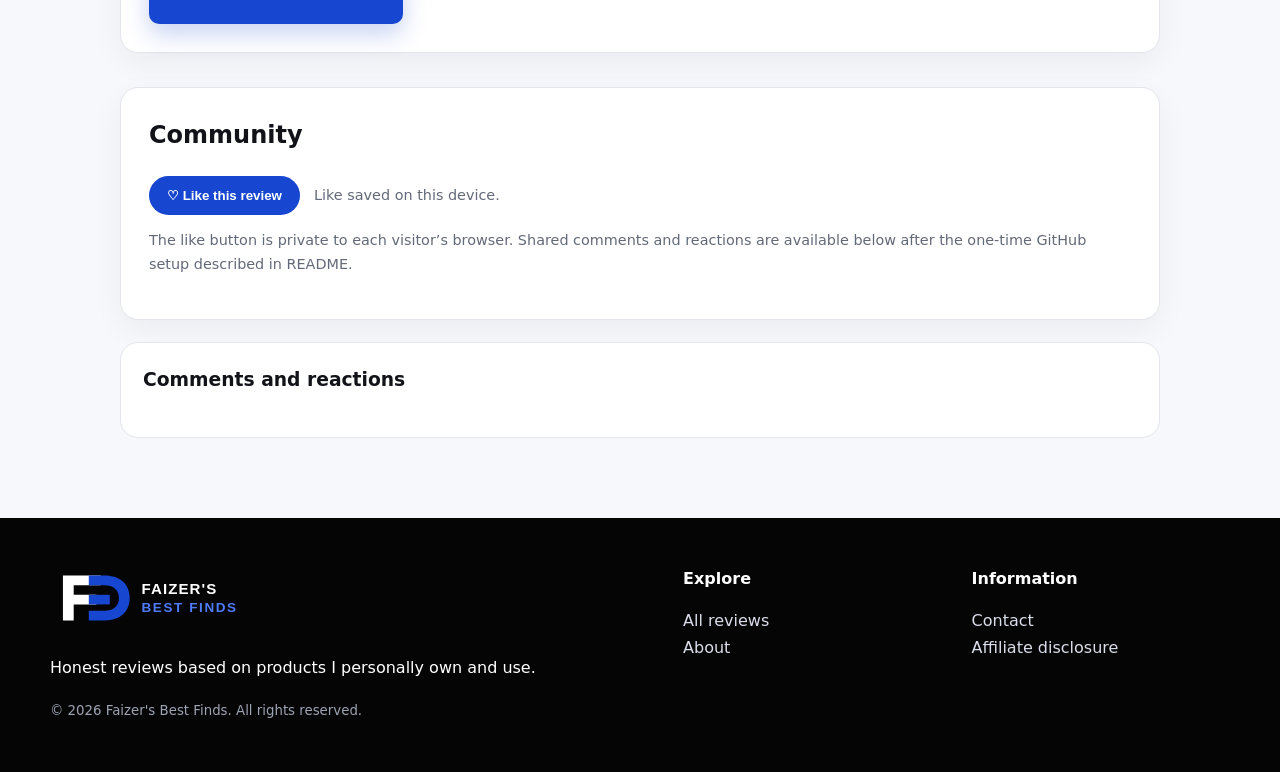
<file: products/philips-sonicare.html>
<!doctype html><html lang="en"><head><meta charset="utf-8"><meta name="viewport" content="width=device-width,initial-scale=1">
<title>Philips Sonicare DiamondClean 9900 Review | Faizer's Best Finds</title><meta name="description" content="I&#x27;ve been using it for less than a week and have already noticed a difference in how clean my teeth feel.">
<link rel="stylesheet" href="../assets/styles.css"></head><body><header class="site-header"><div class="container nav">
<a class="logo" href="../index.html"><img src="../assets/logo.svg" alt="Faizer's Best Finds"></a>
<button class="mobile-toggle" aria-label="Open navigation">☰</button>
<nav class="nav-links"><a href="../index.html#products">Reviews</a><a href="../index.html#about">About</a><a href="../index.html#contact">Contact</a><a href="../index.html#disclosure">Disclosure</a></nav>
</div></header>
<main class="review-wrap"><a class="back" href="../index.html#products">← Back to all reviews</a>
<section class="review-hero"><div><img src="../assets/images/philips-sonicare.jpg" alt="Philips Sonicare DiamondClean 9900"></div>
<div><span class="badge-owned">✓ Personally Owned &amp; Tested by Faizer</span><div class="eyebrow" style="margin-top:18px">Personal Care</div>
<h1>Philips Sonicare DiamondClean 9900</h1><div class="stars">★★★★★</div><p><strong>My rating: 5/5</strong></p><p>I&#x27;ve been using it for less than a week and have already noticed a difference in how clean my teeth feel.</p>
<a class="amazon-btn" href="https://www.amazon.com/dp/B0GSBM3YPZ?th=1&amp;linkCode=ll2&amp;tag=faizerdias-20&amp;linkId=4ec043963dbeffa2a41934ea24c1694d&amp;language=en_US&amp;ref_=as_li_ss_tl" target="_blank" rel="sponsored nofollow noopener">Check Price on Amazon</a><p class="disclosure">As an Amazon Associate, I earn from qualifying purchases at no extra cost to you.</p></div></section>
<section class="experience"><h2>My Experience</h2><p>One of the things that impressed me most is how fast and powerful it is. The toothbrush combines advanced cleaning performance with AI-powered features that help guide you toward better brushing habits. It feels like having a smart coach helping you get the most out of every brushing session.</p><p>Even after only a few days of use, I can tell this is a significant upgrade from a regular electric toothbrush.</p></section>
<section class="review-grid"><div class="panel"><h2>What I Like</h2><ul><li>AI-powered brushing guidance</li><li>Very powerful cleaning performance</li><li>Teeth feel noticeably cleaner</li><li>Premium design and build quality</li><li>Multiple brushing modes</li><li>Excellent travel case</li></ul></div><div class="panel"><h2>Things to Consider</h2><ul><li>Premium price</li><li>Replacement brush heads cost more than basic models</li><li>Some users may not need all of the advanced features</li></ul></div></section>
<section class="experience"><h2>My Verdict</h2><p>I highly recommend the Philips Sonicare DiamondClean 9900. Even after less than a week of use, I&#x27;ve already seen impressive results and appreciate the AI features that help improve brushing technique.</p><a class="amazon-btn" href="https://www.amazon.com/dp/B0GSBM3YPZ?th=1&amp;linkCode=ll2&amp;tag=faizerdias-20&amp;linkId=4ec043963dbeffa2a41934ea24c1694d&amp;language=en_US&amp;ref_=as_li_ss_tl" target="_blank" rel="sponsored nofollow noopener">Check Price on Amazon</a></section>
<section class="community"><div class="panel"><h2>Community</h2><div class="like-row"><button class="like-btn" data-like-key="philips-sonicare">♡ Like this review</button><span class="like-note" data-like-count="philips-sonicare">Like saved on this device.</span></div>
<p class="like-note">The like button is private to each visitor’s browser. Shared comments and reactions are available below after the one-time GitHub setup described in README.</p></div>
<div class="comments-shell"><h3>Comments and reactions</h3>
<script src="https://utteranc.es/client.js" repo="faizerdias/faizers-best-finds" issue-term="pathname" label="website-comment" theme="github-light" crossorigin="anonymous" async></script>
<noscript>Please enable JavaScript to view the comments.</noscript>
</div></section></main><footer class="footer"><div class="container footer-grid">
<div><img src="../assets/logo.svg" alt="Faizer's Best Finds" style="width:280px;max-width:100%"><p>Honest reviews based on products I personally own and use.</p><small>© 2026 Faizer's Best Finds. All rights reserved.</small></div>
<div><strong>Explore</strong><p><a href="../index.html#products">All reviews</a><br><a href="../index.html#about">About</a></p></div>
<div><strong>Information</strong><p><a href="../index.html#contact">Contact</a><br><a href="../index.html#disclosure">Affiliate disclosure</a></p></div>
</div></footer><script src="../assets/script.js"></script></body></html>
</file>
<file: assets/styles.css>
:root{
  --blue:#1746d1;--blue-dark:#0d2d91;--blue-soft:#eef3ff;
  --black:#050505;--ink:#111318;--muted:#626978;--white:#fff;
  --paper:#f7f8fb;--line:#e2e5ec;--shadow:0 18px 50px rgba(12,20,45,.10);
}
*{box-sizing:border-box}html{scroll-behavior:smooth}
body{margin:0;font-family:Inter,ui-sans-serif,system-ui,-apple-system,BlinkMacSystemFont,"Segoe UI",sans-serif;color:var(--ink);background:var(--paper);line-height:1.65}
a{color:inherit}.container{width:min(1180px,calc(100% - 34px));margin:auto}
.site-header{position:sticky;top:0;z-index:30;background:rgba(5,5,5,.96);border-bottom:1px solid #242424;backdrop-filter:blur(12px)}
.nav{min-height:78px;display:flex;align-items:center;justify-content:space-between;gap:24px}
.logo img{display:block;width:260px;max-width:55vw;height:auto}.nav-links{display:flex;gap:24px;align-items:center}
.nav-links a{color:#fff;text-decoration:none;font-weight:750;font-size:.95rem}.nav-links a:hover{color:#7ea1ff}
.mobile-toggle{display:none;background:none;border:0;color:#fff;font-size:1.5rem}
.hero{background:linear-gradient(120deg,#fff 0%,#fff 55%,#eef3ff 100%);padding:86px 0 68px;border-bottom:1px solid var(--line)}
.hero-grid{display:grid;grid-template-columns:1.05fr .95fr;gap:48px;align-items:center}
.eyebrow{text-transform:uppercase;letter-spacing:.17em;font-size:.76rem;font-weight:900;color:var(--blue)}
.hero h1{font-size:clamp(3rem,7vw,6rem);line-height:.94;letter-spacing:-.055em;margin:.22em 0}
.hero h1 span{color:var(--blue)}.hero p{max-width:690px;font-size:1.12rem;color:#424a59}
.hero-collage{display:grid;grid-template-columns:repeat(3,1fr);gap:12px;transform:rotate(-1deg)}
.hero-collage img{width:100%;aspect-ratio:1/1.12;object-fit:contain;background:#fff;border:1px solid var(--line);border-radius:18px;padding:9px;box-shadow:var(--shadow)}
.hero-collage img:nth-child(2){transform:translateY(-16px)}.hero-collage img:nth-child(5){transform:translateY(12px)}
.actions{display:flex;gap:12px;flex-wrap:wrap;margin-top:28px}.btn{display:inline-flex;align-items:center;justify-content:center;min-height:48px;padding:0 18px;border-radius:10px;border:1px solid transparent;text-decoration:none;font-weight:850;cursor:pointer}
.btn-primary,.amazon-btn{background:var(--blue);color:#fff;box-shadow:0 10px 24px rgba(23,70,209,.24)}
.btn-primary:hover,.amazon-btn:hover{background:var(--blue-dark)}.btn-dark{background:var(--black);color:#fff}.btn-outline{border-color:#cdd3df;background:#fff}
.trust-strip{background:#fff;border-bottom:1px solid var(--line)}.trust-grid{display:grid;grid-template-columns:repeat(4,1fr)}
.trust-item{padding:22px 18px;display:flex;gap:13px;align-items:flex-start;border-right:1px solid var(--line)}
.trust-item:last-child{border:0}.icon{width:44px;height:44px;border-radius:50%;display:grid;place-items:center;background:var(--blue-soft);color:var(--blue);font-size:1.2rem;flex:none}
.trust-item strong{display:block}.trust-item small{color:var(--muted)}
.section{padding:72px 0}.section-head{display:flex;justify-content:space-between;gap:24px;align-items:end;margin-bottom:28px}
.section h2{font-size:clamp(2rem,4vw,3.2rem);line-height:1.06;margin:.15em 0}.section-head p{max-width:560px;color:var(--muted)}
.toolbar{display:flex;gap:12px;flex-wrap:wrap;margin:22px 0 30px}.search{flex:1;min-width:230px;padding:13px 15px;border:1px solid var(--line);border-radius:11px;background:#fff;font:inherit}
.filters{display:flex;gap:8px;flex-wrap:wrap}.filter{padding:10px 13px;border:1px solid var(--line);border-radius:999px;background:#fff;cursor:pointer;font-weight:800}.filter.active{background:var(--blue);border-color:var(--blue);color:#fff}
.grid{display:grid;grid-template-columns:repeat(3,1fr);gap:22px}.card{background:#fff;border:1px solid var(--line);border-radius:18px;overflow:hidden;display:flex;flex-direction:column;box-shadow:0 10px 30px rgba(18,27,53,.06);transition:.2s}.card:hover{transform:translateY(-4px);box-shadow:var(--shadow)}
.card-media{padding:18px;background:#fff}.card img{width:100%;height:240px;object-fit:contain}.card-body{padding:20px;display:flex;flex-direction:column;gap:9px;height:100%}.badge,.badge-owned{display:inline-flex;align-self:flex-start;padding:6px 10px;border-radius:999px;background:var(--blue-soft);color:var(--blue-dark);font-weight:900;font-size:.77rem}
.category{font-size:.78rem;text-transform:uppercase;letter-spacing:.1em;color:var(--muted);font-weight:850}.card h3{font-size:1.25rem;line-height:1.2;margin:0}.card p{margin:0;color:#596171}.stars{color:var(--blue);font-size:1.12rem;letter-spacing:.08em}.card-actions{margin-top:auto;padding-top:9px}
.about-grid,.contact-grid{display:grid;grid-template-columns:1fr 1fr;gap:28px}.panel,.box,.experience{background:#fff;border:1px solid var(--line);border-radius:18px;padding:28px;box-shadow:0 10px 30px rgba(18,27,53,.05)}
.about-dark{background:var(--black);color:#fff}.about-dark p{color:#c8ccd5}.contact{background:var(--blue-soft)}
.form-grid{display:grid;grid-template-columns:1fr 1fr;gap:14px}.field{display:flex;flex-direction:column;gap:6px}.field.full{grid-column:1/-1}.field label{font-weight:800}.field input,.field textarea{width:100%;padding:13px 14px;border:1px solid #cfd5e2;border-radius:10px;font:inherit;background:#fff}.field textarea{min-height:145px;resize:vertical}
.footer{background:var(--black);color:#fff;padding:48px 0}.footer-grid{display:grid;grid-template-columns:1.4fr .6fr .6fr;gap:30px}.footer a{color:#d9deea;text-decoration:none}.footer small{color:#9da4b3}
.review-wrap{width:min(1040px,calc(100% - 34px));margin:44px auto 80px}.back{display:inline-block;margin-bottom:22px;font-weight:850;text-decoration:none;color:var(--blue)}
.review-hero{display:grid;grid-template-columns:minmax(280px,.9fr) minmax(320px,1.1fr);gap:44px;align-items:center}.review-hero img{width:100%;max-height:540px;object-fit:contain;background:#fff;border:1px solid var(--line);border-radius:22px;padding:18px;box-shadow:var(--shadow)}
.review-hero h1{font-size:clamp(2.35rem,5vw,4.7rem);line-height:1;letter-spacing:-.04em;margin:14px 0}.amazon-btn{display:inline-flex;min-height:54px;padding:0 22px;border-radius:10px;text-decoration:none;font-weight:900;margin-top:18px}.disclosure{font-size:.87rem;color:var(--muted)}
.review-grid{display:grid;grid-template-columns:1fr 1fr;gap:22px;margin:30px 0}.experience{margin-top:26px}.experience h2,.panel h2{margin-top:0}.faizer-take{border-left:5px solid var(--blue);padding:18px 20px;background:var(--blue-soft);border-radius:0 14px 14px 0;margin:22px 0}
.community{margin-top:34px}.like-row{display:flex;align-items:center;gap:14px;flex-wrap:wrap}.like-btn{background:var(--blue);color:#fff;border:0;border-radius:999px;padding:12px 18px;font-weight:900;cursor:pointer}.like-btn.liked{background:var(--black)}.like-note{color:var(--muted);font-size:.9rem}
.comments-shell{margin-top:22px;background:#fff;border:1px solid var(--line);border-radius:18px;padding:22px}.comments-shell h3{margin-top:0}.comments-help{background:#fff6dc;border:1px solid #f0d783;padding:12px;border-radius:10px;font-size:.9rem}
@media(max-width:900px){.hero-grid,.about-grid,.contact-grid,.review-hero{grid-template-columns:1fr}.grid{grid-template-columns:repeat(2,1fr)}.trust-grid{grid-template-columns:repeat(2,1fr)}.hero-collage{max-width:650px}.footer-grid{grid-template-columns:1fr}.nav-links{display:none}.mobile-toggle{display:block}.nav-links.open{display:flex;position:absolute;top:78px;left:0;right:0;flex-direction:column;align-items:flex-start;padding:20px;background:#050505}}
@media(max-width:600px){.grid,.review-grid,.form-grid{grid-template-columns:1fr}.field.full{grid-column:auto}.trust-grid{grid-template-columns:1fr}.trust-item{border-right:0;border-bottom:1px solid var(--line)}.section{padding:54px 0}.hero{padding:58px 0}.hero-collage{grid-template-columns:repeat(2,1fr)}.logo img{width:220px}.card img{height:220px}}


/* HOMEPAGE CORRECTION — clean black, white and royal blue layout */
.site-header{background:#050505!important;border-bottom:1px solid #202020!important}
.nav{min-height:76px!important}
.brand-logo{display:flex;align-items:center;gap:12px;text-decoration:none}
.fd-icon{width:58px;height:44px;display:flex;align-items:center;justify-content:center;position:relative;font-weight:950;font-size:1.65rem;letter-spacing:-.2em}
.fd-icon span:first-child{color:#fff;transform:translateX(3px)}
.fd-icon span:last-child{color:#1746d1;transform:translateX(-3px)}
.brand-words{display:flex;flex-direction:column;line-height:1}
.brand-words strong{color:#fff;font-size:1rem;letter-spacing:.16em}
.brand-words small{color:#5f86ff;font-size:.72rem;font-weight:900;letter-spacing:.18em;margin-top:5px}
.hero{background:#fff!important;color:#111!important;padding:72px 0 66px!important;border-bottom:1px solid var(--line)}
.hero-grid{display:grid!important;grid-template-columns:1.02fr .98fr!important;gap:54px!important;align-items:center!important}
.hero-copy{padding:10px 0}
.hero h1{font-size:clamp(3.1rem,7vw,6.2rem)!important;line-height:.94!important;letter-spacing:-.06em!important;margin:.18em 0!important;max-width:760px}
.hero h1 span{color:#1746d1!important}
.hero p{color:#4d5564!important;max-width:650px!important;font-size:1.12rem!important}
.featured-stack{display:grid;grid-template-columns:1.2fr .8fr;grid-template-rows:1fr 1fr;gap:14px}
.feature-tile{position:relative;display:flex;align-items:center;justify-content:center;min-height:210px;background:#fff;border:1px solid #e2e5ec;border-radius:22px;overflow:hidden;box-shadow:0 18px 45px rgba(20,30,60,.10);text-decoration:none;padding:14px}
.feature-tile.feature-large{grid-row:1 / 3;min-height:440px}
.feature-tile img{width:100%;height:100%;max-height:390px;object-fit:contain}
.feature-tile span{position:absolute;left:14px;bottom:14px;background:#050505;color:#fff;border-radius:999px;padding:8px 12px;font-size:.78rem;font-weight:900}
.trust-strip{background:#f8f9fc!important}
@media(max-width:900px){
  .hero-grid{grid-template-columns:1fr!important}
  .featured-stack{max-width:720px}
}
@media(max-width:620px){
  .featured-stack{grid-template-columns:1fr 1fr;grid-template-rows:auto}
  .feature-tile.feature-large{grid-column:1 / 3;grid-row:auto;min-height:300px}
  .feature-tile{min-height:170px}
  .brand-words strong{font-size:.86rem}
  .brand-words small{font-size:.62rem}
}
</file>
